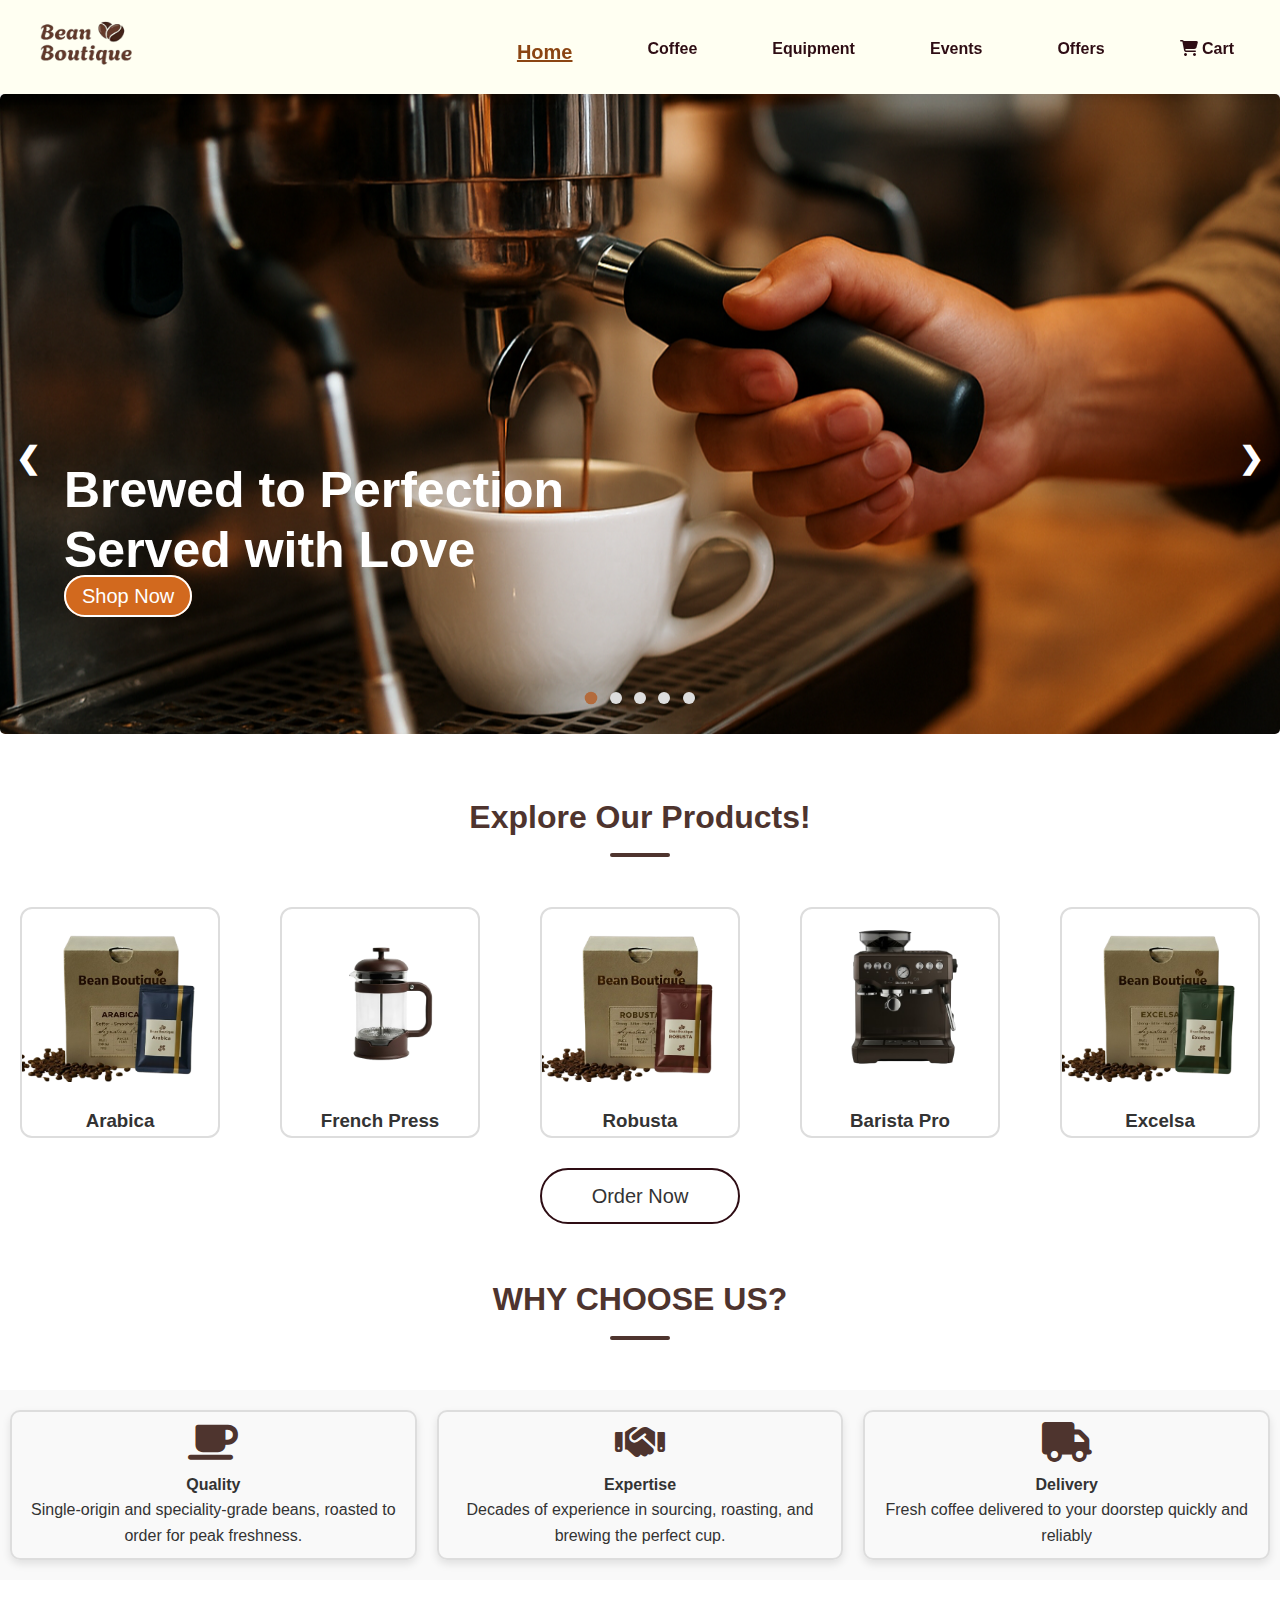
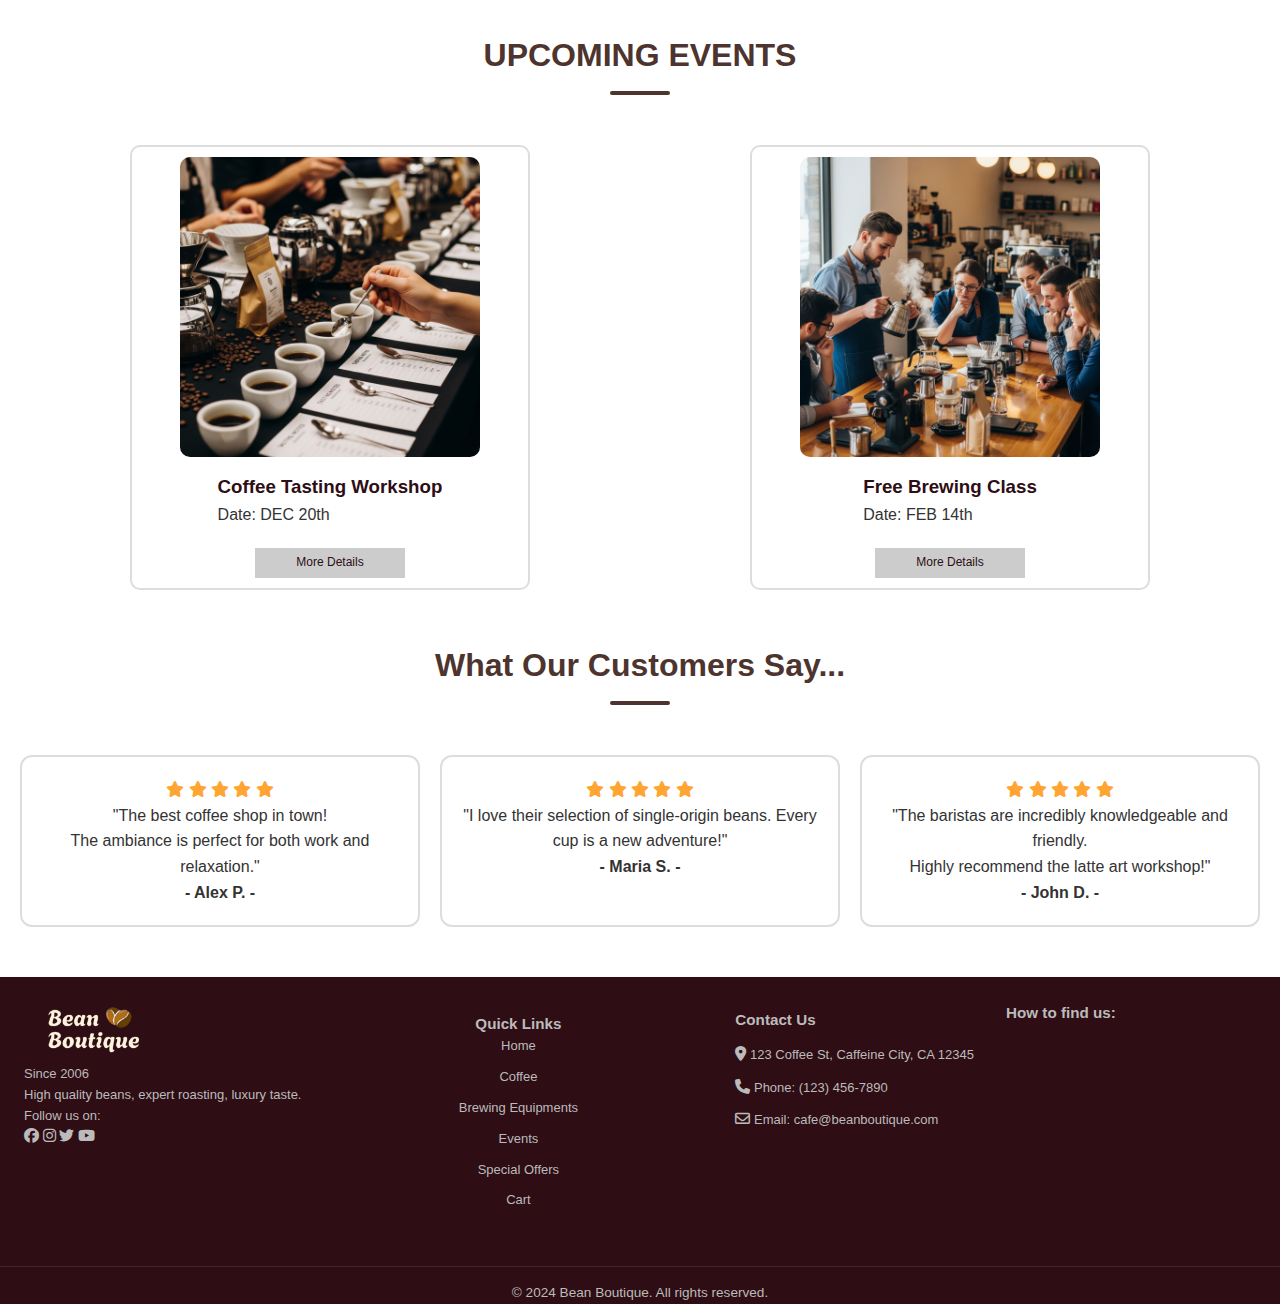
<file: index.html>
<!DOCTYPE html>
<html lang="en">
<head>
  <meta charset="UTF-8">
  <meta name="viewport" content="width=device-width, initial-scale=1.0">
  <title>Bean Boutique</title>
  <link rel="shortcut icon" href="/Assignment/Images/coffee_bean.png" type="image/x-icon">
  <link rel="stylesheet" href="/beanboutique/css/home.css">
  <link rel="stylesheet" href="/beanboutique/css/style.css">
  <script src="https://www.google.com/recaptcha/api.js" async defer></script>
  <link rel="stylesheet" href="https://cdnjs.cloudflare.com/ajax/libs/font-awesome/6.4.0/css/all.min.css">
</head>
<body>
  
  <!-- Header + Navigation -->
  <header class="navbar">
        
    <!-- Logo with link to Home -->
    <a href="/beanboutique/html/home.html">
      <img src="/beanboutique/image/logo.png" alt="Bean Boutique Logo" class="logo">
    </a>

    <!-- HAMBURGER BUTTON (paste inside .navbar, after the logo) -->
    <button class="hamburger" aria-label="Toggle menu" aria-expanded="false" aria-controls="main-nav">
      <span class="bar"></span>
      <span class="bar"></span>
      <span class="bar"></span>
    </button>

    <!-- Navigation Menu -->
    <nav id="main-nav">
      <ul>
        <li><a href="#" class="active">Home</a></li>
        <li><a href="/beanboutique/html/coffeeselection.html">Coffee</a></li>
        <li><a href="/beanboutique/html/equipment.html">Equipment</a></li>
        <li><a href="/beanboutique/html/events.html" >Events</a></li>
        <li><a href="/beanboutique/html/offers.html">Offers</a></li>
        <li><a href="/beanboutique/html/cart.html"><i class="fa fa-shopping-cart"></i> Cart </a></li>
      </ul>
    </nav>
  </header>

  <main>
    <!-- Pop Up Box-->
    <div id="pop" class="pop">
      <div class="pop_content" id="popContent" >

        <span class="close_button">&times;</span>

        <img src="/beanboutique/image/logo.png" alt="website logo" class="logo"/>

        <h3>Welcome to Bean Boutique!</h3>
        <p>Sign up now and get 10% off your first purchase!</p>
        <input type="email" id="signupEmail" placeholder="Enter your email">

        <!-- reCAPTCHA box -->
        <div>
          <div class="recaptcha-box" id="recaptcha-box">
            <div class="recaptcha-checkbox" id="recaptcha-checkbox">
              <div class="spinner"></div>
              <svg class="checkmark" viewBox="0 0 20 20">
                <polyline points="4,10 8,14 16,6" stroke="currentColor" stroke-width="2" fill="none" />
              </svg>
            </div>
            <span class="recaptcha-label">I'm not a robot</span>
            <div class="recaptcha-logo"></div>
          </div>
          <div class="recaptcha-brand">reCAPTCHA &nbsp; Privacy - Terms</div>
        </div>

        <button type="submit">Sign Up</button>
        <!-- <p>By signing up, you agree to our <a href="#">Privacy Policy</a>.</p> -->

        <!-- Inline message area (for success/error). aria-live so screen readers announce changes -->
        <p id="signupMessage" role="status" aria-live="polite" style="margin-top:8px"></p>
      </div>
    </div>

    <section>
      <!-- Slideshow -->
      <div class="slideshow-container">

        <div class="slide fade">
          <img src="/beanboutique/image/slideshow_photo3.png" alt="Making Coffee">
          <div class="caption">
            <h3>Brewed to Perfection</h3>
            <h3>Served with Love</h3>
            <a href="/beanboutique/html/coffeeselection.html">Shop Now</a>
          </div>
        </div>

        <div class="slide fade">
          <img src="/beanboutique/image/slideshow_photo1.png" alt="Coffee Beans">
        </div>

        <div class="slide fade">
          <img src="/beanboutique/image/slideshow_photo2.png" alt="People Enjoying Coffee">
        </div>

        <div class="slide fade">
          <img src="/beanboutique/image/slideshow_photo4.png" alt="Barista Making Coffee">
        </div>

        <div class="slide fade">
          <img src="/beanboutique/image/slideshow_photo5.png" alt="Brewing Equipment">
          <div class="caption">
            <h3>Make Your Own Coffee</h3>
            <a href="/beanboutique/html/brewing.html">Shop Now</a>
          </div>
        </div>

        <!-- Next and previous buttons -->
        <a class="prev" onclick="plusSlides(-1)">&#10094;</a>
        <a class="next" onclick="plusSlides(1)">&#10095;</a>

        <!-- The dots/circles -->
        <div class="dots_container">
          <span class="dot" onclick="currentSlide(1)"></span>
          <span class="dot" onclick="currentSlide(2)"></span>
          <span class="dot" onclick="currentSlide(3)"></span>
          <span class="dot" onclick="currentSlide(4)"></span>
          <span class="dot" onclick="currentSlide(5)"></span>
        </div>
      </div>
    </section>

    <div id="intro">
      <h2>Explore Our Products!</h2>
    </div>

    <!-- Product Preview -->
    <section class="products_container">
      <div class="item_container">
        <img src="/beanboutique/image/Arabica.png" alt="Arabica coffee bean">
        <h3>Arabica</h3>
      </div>

      <div class="item_container">
        <img src="/beanboutique/image/french_press.png" alt="French press">
        <h3>French Press</h3>
      </div>

      <div class="item_container">
        <img src="/beanboutique/image/Robusta.png" alt="Liberica coffee bean">
        <h3>Robusta</h3>
      </div>

      <div class="item_container">
        <img src="/beanboutique/image/barista_pro_rm_bg.png" alt="Liberica coffee bean">
        <h3>Barista Pro</h3>
      </div>

      <div class="item_container">
        <img src="/beanboutique/image/Excelsa.png" alt="Liberica coffee bean">
        <h3>Excelsa</h3>
      </div>
    </section>

    <!-- Order Now Button -->
    <div class="intro_link">
      <a href="/beanboutique/html/coffeeselection.html">Order Now</a>
    </div>

    <!-- Why choose us -->
    <h2>WHY CHOOSE US?</h2>
    <section class="about_us">
      <div class="service_card">
        <i class="fa-solid fa-mug-saucer"></i>
        <h4>Quality</h4>
        <p>Single-origin and speciality-grade beans, roasted to order for peak freshness.</p>
      </div>

      <div class="service_card">
        <i class="fa-solid fa-handshake"></i>
        <h4>Expertise</h4>
        <p>Decades of experience in sourcing, roasting, and brewing the perfect cup.</p>
      </div>

      <div class="service_card">
        <i class="fa-solid fa-truck"></i>
        <h4>Delivery</h4>
        <p>Fresh coffee delivered to your doorstep quickly and reliably</p>
      </div>

    </section>


    <!-- Events Preview -->
    <h2>UPCOMING EVENTS</h2>
    <section class="upcoming_events">

      <!-- Event Card 1 -->
      <div class="event_div">
        <img src="/beanboutique/image/coffee_tasting.png" alt="Coffee Tasting" />

        <div class="event_info">
          <h3>Coffee Tasting Workshop</h3>
          <p>Date: DEC 20th</p>

          <div class="more_details_div">
            <a href="/beanboutique/html/events.html">More Details</a>
          </div>
        </div>

      </div>

      <!-- Event Card 2 -->
      <div class="event_div">
        <img src="/beanboutique/image/brewing_class.png" alt="Free Brewing Class" />

        <div class="event_info">
          <h3>Free Brewing Class</h3>
          <p>Date: FEB 14th</p>

          <div class="more_details_div">
            <a href="/beanboutique/html/events.html">More Details</a>
          </div>
        </div>

      </div>
    </section>

    <!-- Customer Reviews -->
    <h2>What Our Customers Say...</h2>

    <div class="customer_reviews">
      <!-- Review Cards -->
        <div class="review_card">
          <i class="fa-solid fa-star"></i>
          <i class="fa-solid fa-star"></i>
          <i class="fa-solid fa-star"></i>
          <i class="fa-solid fa-star"></i>
          <i class="fa-solid fa-star"></i>
          <p>"The best coffee shop in town!</p>
          <p>The ambiance is perfect for both work and relaxation."</p>
          <span><b>- Alex P. -</b></span><br>
        </div>

          <div class="review_card">
            <i class="fa-solid fa-star"></i>
            <i class="fa-solid fa-star"></i>
            <i class="fa-solid fa-star"></i>
            <i class="fa-solid fa-star"></i>
            <i class="fa-solid fa-star"></i>
            <p>"I love their selection of single-origin beans. Every cup is a new adventure!"</p>
            <span><b>- Maria S. -</b></span><br>

          </div>

          <div class="review_card">
            <i class="fa-solid fa-star"></i>
            <i class="fa-solid fa-star"></i>
            <i class="fa-solid fa-star"></i>
            <i class="fa-solid fa-star"></i>
            <i class="fa-solid fa-star"></i>
            <p>"The baristas are incredibly knowledgeable and friendly.</p>
            <p>Highly recommend the latte art workshop!"</p>
            <span><b>- John D. -</b></span><br>

          </div>
    </div>

    <!-- Success Popup after sign up-->
    <div id="successPop" class="pop">
      <div class="pop_content">
        <span class="close_button">&times;</span>
        <img src="/beanboutique/image/logo.png" alt="Bean Boutique Logo" class="logo">
        <h3>🎉 Thank You for Signing Up!</h3>
        <p>You’ve successfully subscribed and earned a <strong>10% discount</strong> on your first purchase.</p>
        <button id="closeSuccessBtn">Close</button>
      </div>
    </div>

  </main>
  
  <!-- Footer -->
  <footer>
    <div class="footer_container">
      <div>
        <a href="/beanboutique/html/home.html">
          <img src="/beanboutique/image/logo1.png" alt="Bean Boutique Logo" class="logo">
        </a>
        
        <!-- About Bean Boutique -->
        <p>Since 2006</p>
        <p>High quality beans, expert roasting, luxury taste.</p>
        <p>Follow us on:</p>
        <i class="fa-brands fa-facebook"></i>
        <i class="fa-brands fa-instagram"></i>
        <i class="fa-brands fa-twitter"></i>
        <i class="fa-brands fa-youtube"></i>
      </div>

      <!-- Quick Links -->
      <div class="footer_links">
        <h3>Quick Links</h3>
        <ul>
          <li><a href="/beanboutique/html/home.html">Home</a></li>
          <li><a href="/beanboutique/html/coffeeselection.html">Coffee</a></li>
          <li><a href="/beanboutique/html/equipment.html">Brewing Equipments</a></li>
          <li><a href="/beanboutique/html/events.html">Events</a></li>
          <li><a href="/beanboutique/html/offers.html">Special Offers</a></li>
          <li><a href="/beanboutique/html/cart.html">Cart</a></li>
        </ul>
      </div>

      <div class="icon">
        <h3>Contact Us</h3>
        <p><i class="fa-solid fa-location-dot"></i> 123 Coffee St, Caffeine City, CA 12345<br></p>
        <p><i class="fa-solid fa-phone"></i> Phone: (123) 456-7890</p>
        <p><i class="fa-regular fa-envelope"></i> Email: cafe@beanboutique.com</p>
      </div>

      <div>
        <!-- Google Map -->
        <h3>How to find us:</h3>
        <p>
          <iframe src="https://www.google.com/maps/embed?pb=!1m18!1m12!1m3!1d3714.388989242893!2d77.21894832088265!3d28.633699314132947!2m3!1f0!2f0!3f0!3m2!1i1024!2i768!4f13.1!3m3!1m2!1s0x390cfdf5978f867d%3A0x33516f1667b6c62e!2sBean%20Boutique!5e0!3m2!1sen!2smm!4v1759051146571!5m2!1sen!2smm"
          allowfullscreen="" loading="lazy" referrerpolicy="no-referrer-when-downgrade"></iframe>
        </p>
      </div>
    </div>

    <div class="copyright">
      <p>&copy; 2024 Bean Boutique. All rights reserved.</p>
    </div>
  </footer>

  <!-- Load JavaScript -->
  <script src="/beanboutique/js/home.js"></script>
  <script src="/beanboutique/js/script.js"></script>

</body>
</html>
</file>
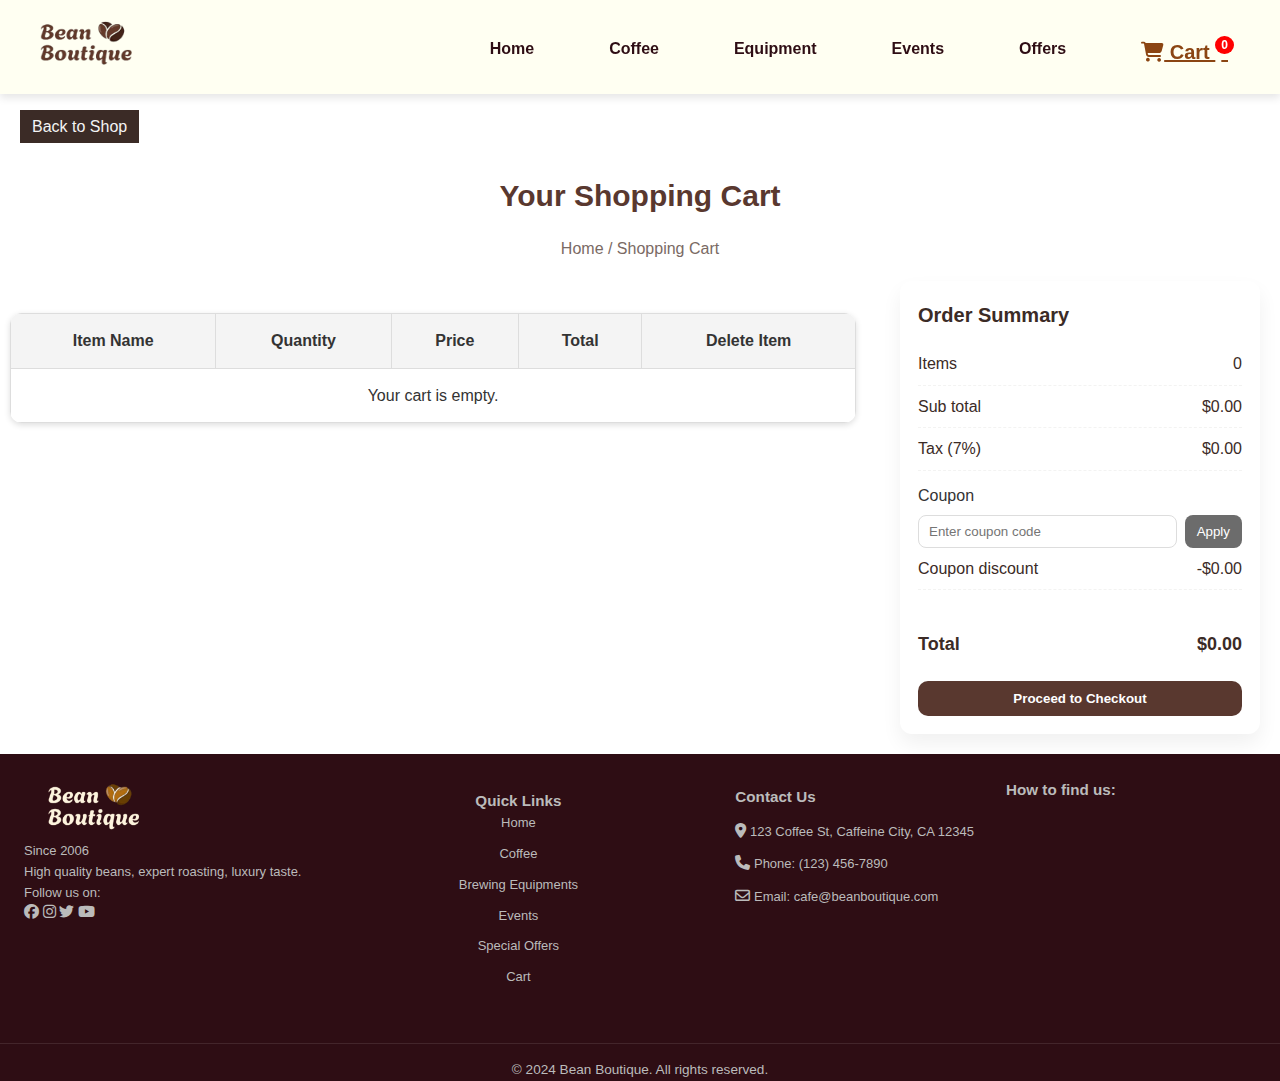
<file: beanboutique/html/cart.html>
<!DOCTYPE html>
<html lang="en">
<head>
  <meta charset="UTF-8">
  <meta name="viewport" content="width=device-width, initial-scale=1.0">
  <title>Bean Boutique</title>
  <link rel="shortcut icon" href="/Assignment/Images/coffee_bean.png" type="image/x-icon">
  <link rel="stylesheet" href="/beanboutique/css/cart.css">
  <link rel="stylesheet" href="/beanboutique/css/style.css">
  <link rel="stylesheet" href="https://cdnjs.cloudflare.com/ajax/libs/font-awesome/6.4.0/css/all.min.css">
</head>
<body>

  <!-- Header + Navigation -->
  <header class="navbar">

    <!-- Logo with link to Home -->
    <a href="/beanboutique/html/home.html">
      <img src="/beanboutique/image/logo.png" alt="Bean Boutique Logo" class="logo">
    </a>

    <!-- HAMBURGER BUTTON (paste inside .navbar, after the logo) -->
    <button class="hamburger" aria-label="Toggle menu" aria-expanded="false" aria-controls="main-nav">
      <span class="bar"></span>
      <span class="bar"></span>
      <span class="bar"></span>
    </button>
    
    <nav id="main-nav">
      <ul>
        <li><a href="/beanboutique/html/home.html">Home</a></li>
        <li><a href="/beanboutique/html/coffeeselection.html">Coffee</a></li>
        <li><a href="/beanboutique/html/equipment.html">Equipment</a></li>
        <li><a href="/beanboutique/html/events.html">Events</a></li>
        <li><a href="/beanboutique/html/offers.html">Offers</a></li>
        <li><a href="/beanboutique/html/cart.html" class="active"><i class="fa fa-shopping-cart"></i> Cart <span id="cart-count">0</span></a></li>
      </ul>
    </nav>

  </header>

  <main>
    <div class="back_to_shop">
      <a href="/beanboutique/html/coffeeselection.html">Back to Shop</a>
    </div>

    <!-- Shopping Cart -->
    <h2 class="main_title">Your Shopping Cart</h2>
    <p class="main_p">Home / Shopping Cart</p>

    <section>
      <table id="cart_table">
        <thead>
          <tr>
            <th>Item Name</th>
            <th>Quantity</th>
            <th>Price</th>
            <th>Total</th>
            <th>Delete Item</th>
          </tr>
        </thead>

        <tbody id="cart_body">
          <!-- Cart items will be dynamically inserted here -->
        </tbody>
    </table>

    <!-- Order Summary Card (put inside the existing #cart_summary div) -->
    <div class="order-summary-card">
      <h3>Order Summary</h3>

      <div class="summary-row items-row">
        <span>Items</span>
        <span id="summary_items">0</span>
      </div>

      <div class="summary-row">
        <span>Sub total</span>
        <span id="summary_subtotal">$0.00</span>
      </div>

      <div class="summary-row">
        <span>Tax (<span id="tax_rate_display">7%</span>)</span>
        <span id="summary_tax">$0.00</span>
      </div>

      <div class="coupon-area">
        <label for="coupon_input">Coupon</label>
        <div class="coupon-row">
            
          <input type="text" id="coupon_input" placeholder="Enter coupon code" />
          <button type="button" id="apply_coupon_btn">Apply</button>
        </div>

        <div class="summary-row">
          <span>Coupon discount</span>
          <span id="summary_coupon">-$0.00</span>
        </div>

          <div class="coupon-note" id="coupon_message" aria-live="polite"></div>
      </div>

      <div class="summary-row total-row">
        <strong>Total</strong>
        <strong id="summary_total">$0.00</strong>
      </div>

      <button id="checkout_btn" class="checkout-btn">Proceed to Checkout</button>
    </div>
    </section>
  </main>

  <!-- Order Success Popup -->
  <div id="orderSuccessPopup" class="popup-overlay">
    <div class="popup-box">
      <i class="fa-solid fa-circle-check"></i>
      <h3>Your Order is Successfully Placed!</h3>

      <h3>Please, rate your shopping experience.</h3>

      <!-- Emoji Rating -->
      <div class="feedback-container">
        <div class="emoji-container">
          <i class="far fa-angry fa-3x"></i>
          <i class="far fa-frown fa-3x"></i>
          <i class="far fa-meh fa-3x"></i>
          <i class="far fa-smile fa-3x"></i>
          <i class="far fa-laugh fa-3x"></i>
        </div>
        <div class="rating-container">
          <i class="fas fa-star fa-2x active"></i>
          <i class="fas fa-star fa-2x"></i>
          <i class="fas fa-star fa-2x"></i>
          <i class="fas fa-star fa-2x"></i>
          <i class="fas fa-star fa-2x"></i>
        </div>
      </div>

      <button id="closePopupBtn">Submit</button>
    </div>
  </div>

  <!-- Footer -->
  <footer>
    <div class="footer_container">
      <div>
        <a href="/beanboutique/html/home.html">
          <img src="/beanboutique/image/logo1.png" alt="Bean Boutique Logo" class="logo">
        </a>
        <p>Since 2006</p>
        <p>High quality beans, expert roasting, luxury taste.</p>
        <p>Follow us on:</p>
        <i class="fa-brands fa-facebook"></i>
        <i class="fa-brands fa-instagram"></i>
        <i class="fa-brands fa-twitter"></i>
        <i class="fa-brands fa-youtube"></i>
      </div>

      <!-- Quick Links -->
      <div class="footer_links">
        <h3>Quick Links</h3>
        <ul>
          <li><a href="/beanboutique/html/home.html">Home</a></li>
          <li><a href="/beanboutique/html/coffeeselection.html">Coffee</a></li>
          <li><a href="/beanboutique/html/equipment.html">Brewing Equipments</a></li>
          <li><a href="/beanboutique/html/events.html">Events</a></li>
          <li><a href="/beanboutique/html/offers.html">Special Offers</a></li>
          <li><a href="/beanboutique/html/cart.html">Cart</a></li>
        </ul>
      </div>

      <div class="icon">
        <h3>Contact Us</h3>
        <p><i class="fa-solid fa-location-dot"></i> 123 Coffee St, Caffeine City, CA 12345<br></p>
        <p><i class="fa-solid fa-phone"></i> Phone: (123) 456-7890</p>
        <p><i class="fa-regular fa-envelope"></i> Email: cafe@beanboutique.com</p>
      </div>

      <div>
        <h3>How to find us:</h3>
        <p>
          <iframe src="https://www.google.com/maps/embed?pb=!1m18!1m12!1m3!1d3714.388989242893!2d77.21894832088265!3d28.633699314132947!2m3!1f0!2f0!3f0!3m2!1i1024!2i768!4f13.1!3m3!1m2!1s0x390cfdf5978f867d%3A0x33516f1667b6c62e!2sBean%20Boutique!5e0!3m2!1sen!2smm!4v1759051146571!5m2!1sen!2smm"
          allowfullscreen="" loading="lazy" referrerpolicy="no-referrer-when-downgrade"></iframe>
        </p>
      </div>
    </div>

    <div class="copyright">
      <p>&copy; 2024 Bean Boutique. All rights reserved.</p>
    </div>
  </footer>

  <!-- Toast Notification -->
  <div id="toast" class="toast"></div>

  <script src="/beanboutique/js/cart.js"></script>
  <script src="/beanboutique/js/script.js"></script>
</body>
</html>
</file>
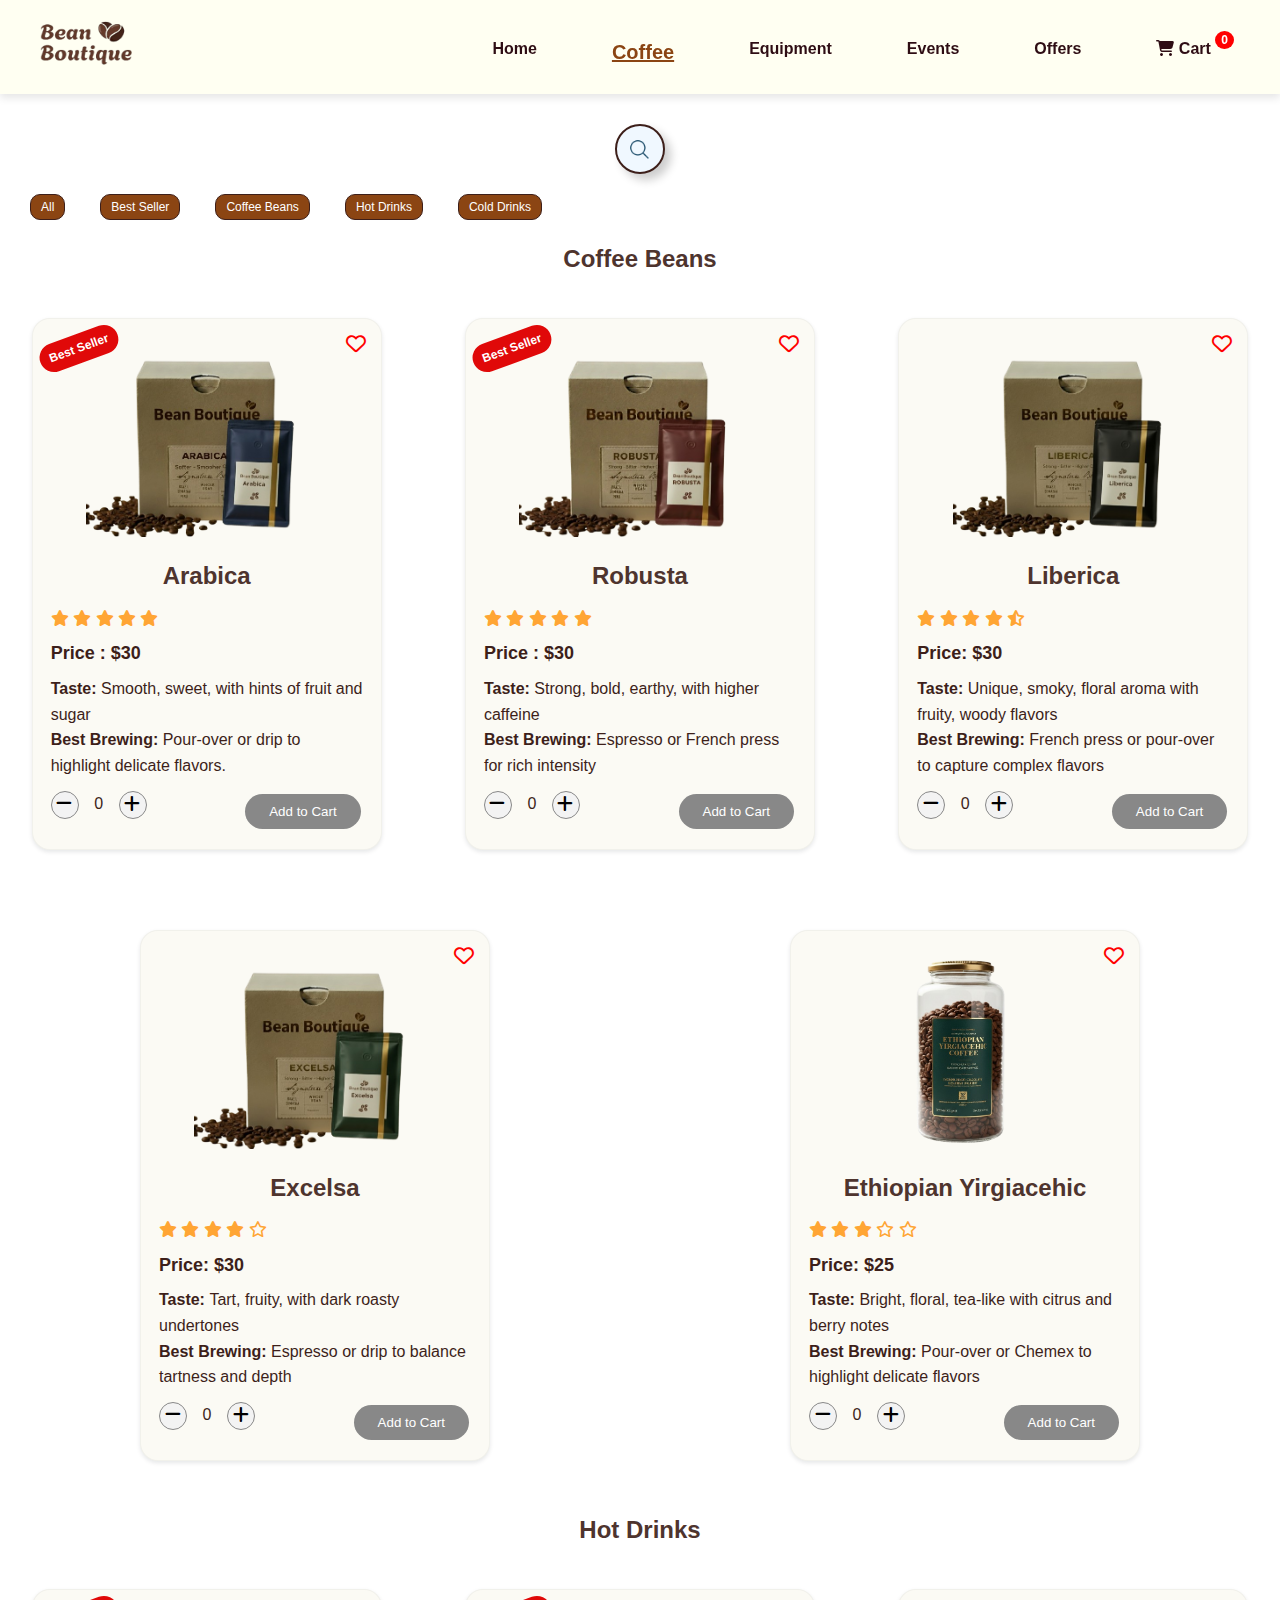
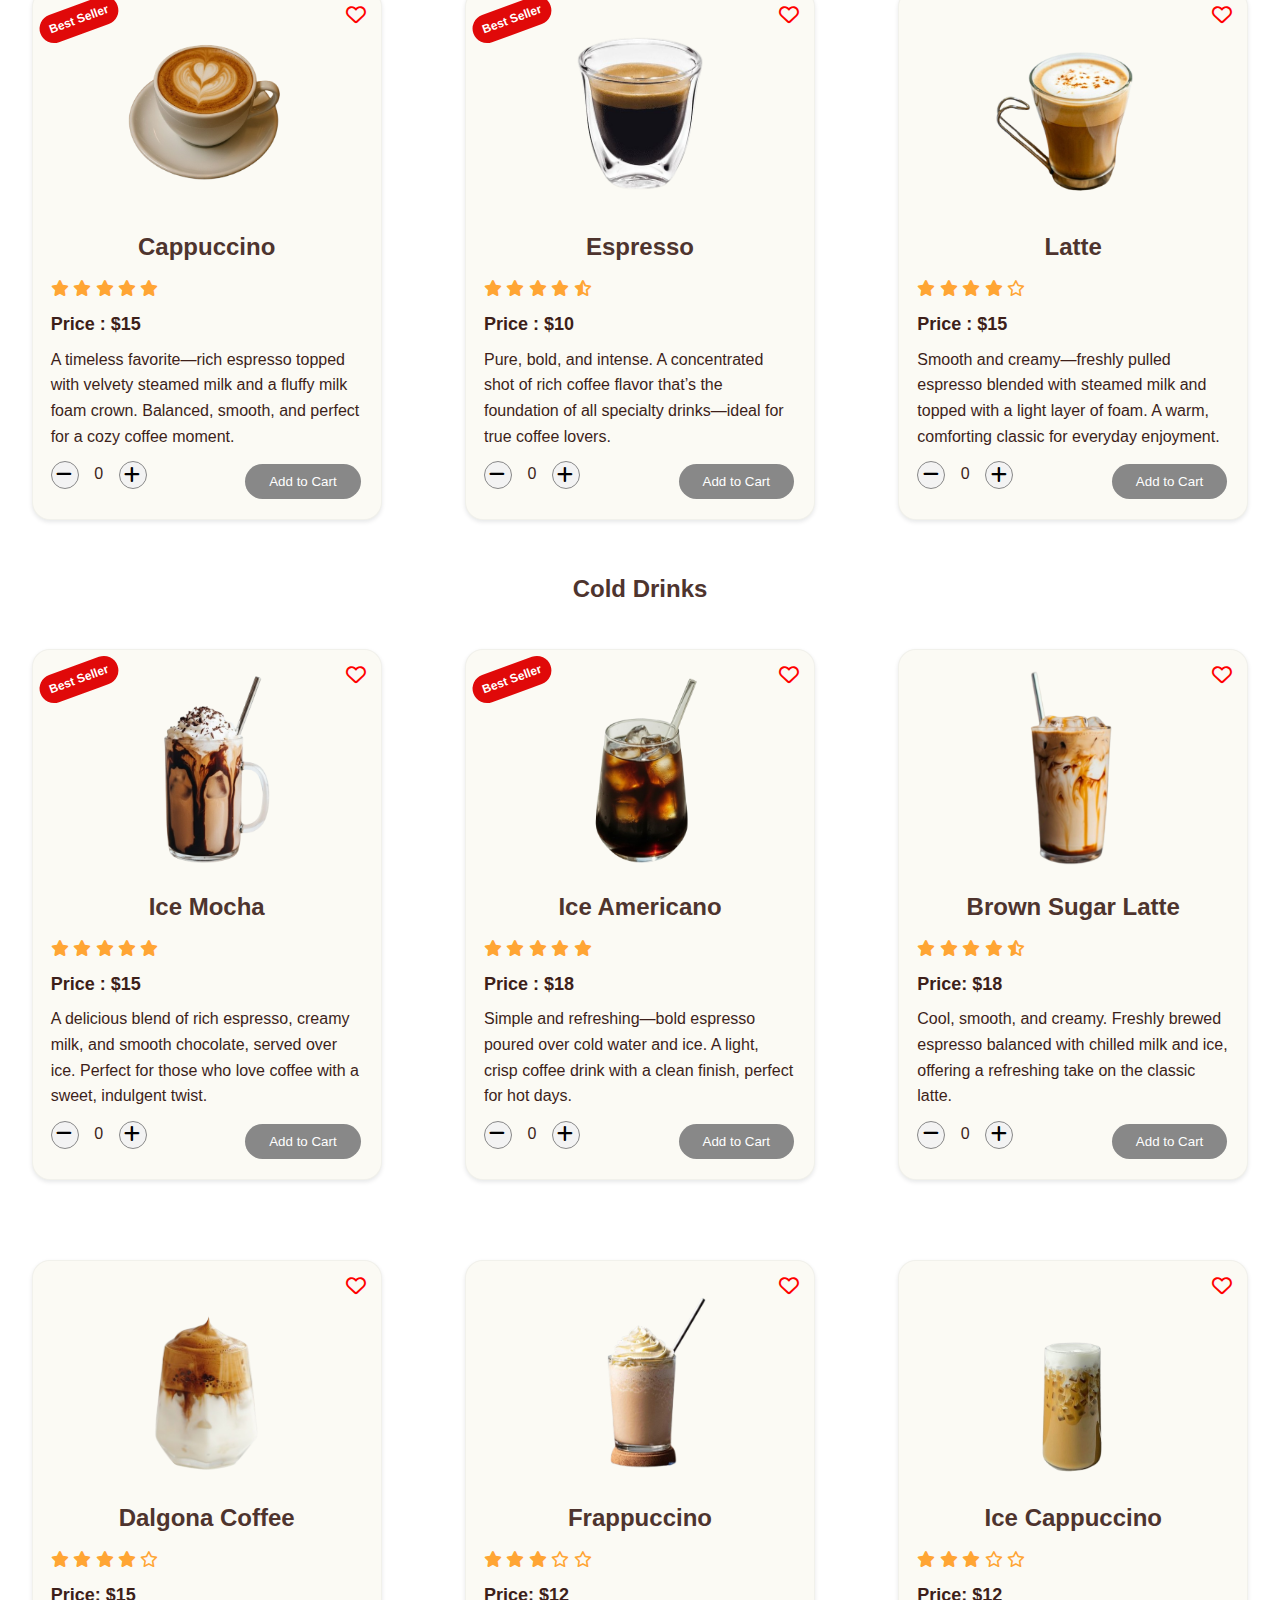
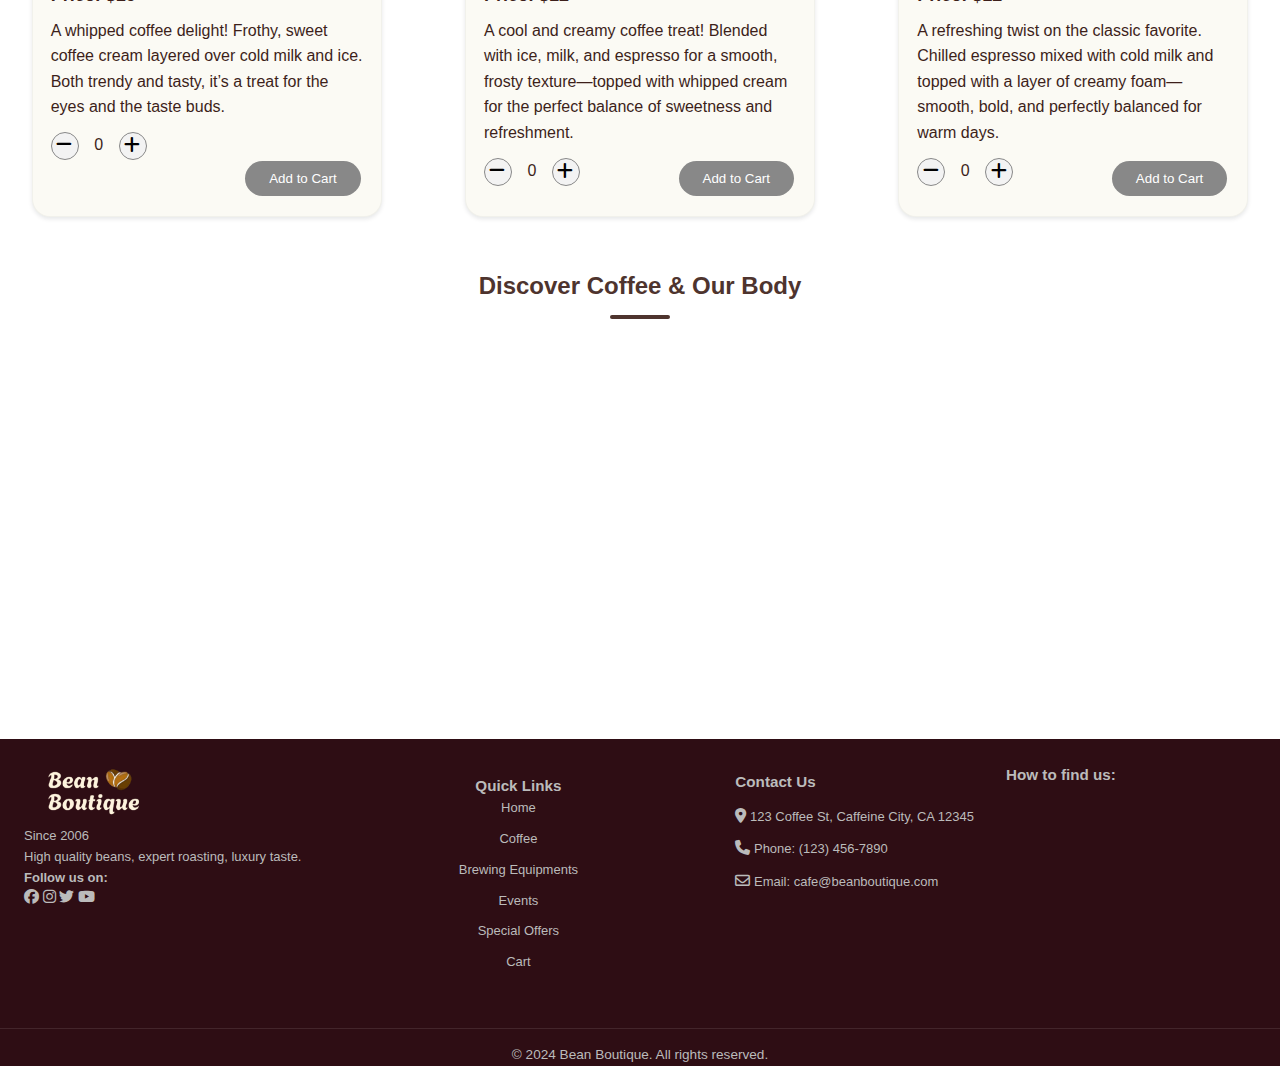
<file: beanboutique/html/coffeeselection.html>
<!DOCTYPE html>
<html lang="en">
<head>
    <meta charset="UTF-8">
    <meta name="viewport" content="width=device-width, initial-scale=1.0">
    <title>Bean Boutique</title>
    <link rel="shortcut icon" href="/Assignment/Images/coffee_bean.png" type="image/x-icon">
    <link rel="stylesheet" href="/beanboutique/css/coffeeselection.css">
    <link rel="stylesheet" href="/beanboutique/css/style.css">
    <link rel="stylesheet" href="https://cdnjs.cloudflare.com/ajax/libs/font-awesome/6.4.0/css/all.min.css">
    <script src="/beanboutique/js/home.js"></script>
    <script src="/beanboutique/js/script.js"></script>
</head>

<body>
  <!-- Header + Navigation -->
  <header class="navbar">
      
      <!-- Logo with link to Home -->
      <a href="/beanboutique/html/home.html" >
        <img src="/beanboutique/image/logo.png" alt="Bean Boutique Logo" class="logo">
      </a>

      <!-- HAMBURGER BUTTON (paste inside .navbar, after the logo) -->
      <button class="hamburger" aria-label="Toggle menu" aria-expanded="false" aria-controls="main-nav">
        <span class="bar"></span>
        <span class="bar"></span>
        <span class="bar"></span>
      </button>

      <!-- Navigation Menu -->
      <nav id="main-nav">
        <ul>
          <li class="home"><a href="/beanboutique/html/home.html">Home</a></li>
          <li><a href="#" class="active">Coffee</a></li>
          <li><a href="/beanboutique/html/equipment.html">Equipment</a></li>
          <li><a href="/beanboutique/html/events.html">Events</a></li>
          <li><a href="/beanboutique/html/offers.html">Offers</a></li>
          <li><a href="/beanboutique/html/cart.html"><i class="fa fa-shopping-cart"></i> Cart <span id="cart-count">0</span></a></li>
        </ul>
      </nav>
  </header>

  <!-- Animated Search Bar -->
  <div class="search_bar_container active">
      <img
        src="/beanboutique/image/search.png"
        alt="magnifier"
        class="magnifier"
      />
      <input type="text" class="input" placeholder="Search ..." />
      <img
        src="/beanboutique/image/mic.png"
        alt="mic_icon"
        class="mic_icon"
      />
  </div>

  <!-- Category filter buttons -->
  <div class="category" role="toolbar" aria-label="Filter coffees">
    <button class="filter_btn active1" data-filter="all">All</button>
    <button class="filter_btn active1" data-filter="best-seller">Best Seller</button>
    <button class="filter_btn active1" data-filter="beans">Coffee Beans</button>
    <button class="filter_btn active1" data-filter="hot">Hot Drinks</button>
    <button class="filter_btn active1" data-filter="ice">Cold Drinks</button>
  </div>


  <!-- Coffee Menu -->
  <h2>Coffee Beans</h2>
  <section class="menu_container">

    <!-- Card 1 -->
    <div class="coffee_card" data-category="best-seller beans">
      <img src="/beanboutique/image/Arabica.png" class="card_img" alt="Arabica Coffee Bean">
            
      <span class="badge">Best Seller</span>

      <button class="fav"><i class="fa-regular fa-heart"></i></button>

      <div>
        <h2>Arabica</h2>
        <i class="fa-solid fa-star"></i>
        <i class="fa-solid fa-star"></i>
        <i class="fa-solid fa-star"></i>
        <i class="fa-solid fa-star"></i>
        <i class="fa-solid fa-star"></i>
        <p class="price"><b>Price : $30</b></p>
        <p><b>Taste:</b> Smooth, sweet, with hints of fruit and sugar</p>
        <p><b>Best Brewing: </b>Pour-over or drip to highlight delicate flavors.</p>

          <!-- Increase & Decrease product quantity -->
            <div class="quantity_controls">
              <button class="minus"><i class="fa fa-minus" aria-hidden="true"></i></button>
              <span class="count">0</span>
              <button class="plus"><i class="fa fa-plus" aria-hidden="true"></i></button>
            </div>
          <button class="add_to_cart">Add to Cart</button>
      </div>
    </div>

    <!-- Card 2 -->
    <div class="coffee_card" data-category="best-seller beans">
      <img src="/beanboutique/image/Robusta.png" class="card_img" alt="Robusta Coffee Bean">
            
      <span class="badge">Best Seller</span>

      <button class="fav"><i class="fa-regular fa-heart"></i></button>

      <div>
        <h2>Robusta</h2>
        <i class="fa-solid fa-star"></i>
        <i class="fa-solid fa-star"></i>
        <i class="fa-solid fa-star"></i>
        <i class="fa-solid fa-star"></i>
        <i class="fa-solid fa-star"></i>
        <p class="price"><b>Price : $30</b></p>
        <p><b>Taste: </b>Strong, bold, earthy, with higher caffeine</p>
        <p><b>Best Brewing: </b>Espresso or French press for rich intensity</p>

          <!-- Increase & Decrease product quantity -->
            <div class="quantity_controls">
              <button class="minus"><i class="fa fa-minus" aria-hidden="true"></i></button>
              <span class="count">0</span>
              <button class="plus"><i class="fa fa-plus" aria-hidden="true"></i></button>
            </div>
          <button class="add_to_cart">Add to Cart</button>
      </div>
    </div>

    <!-- Card 3 -->
    <div class="coffee_card" data-category="beans">
      <img src="/beanboutique/image/Liberica.png" class="card_img" alt="Liberica Coffee Bean">

      <button class="fav"><i class="fa-regular fa-heart"></i></button>

      <div>
        <h2>Liberica</h2>
        <i class="fa-solid fa-star"></i>
        <i class="fa-solid fa-star"></i>
        <i class="fa-solid fa-star"></i>
        <i class="fa-solid fa-star"></i>
        <i class="fa-solid fa-star-half-stroke"></i>
        <p class="price"><b>Price: $30</b></p>
        <p><b>Taste: </b>Unique, smoky, floral aroma with fruity, woody flavors</p>
        <p><b>Best Brewing: </b>French press or pour-over to capture complex flavors</p>

          <!-- Increase & Decrease product quantity -->
            <div class="quantity_controls">
              <button class="minus"><i class="fa fa-minus" aria-hidden="true"></i></button>
              <span class="count">0</span>
              <button class="plus"><i class="fa fa-plus" aria-hidden="true"></i></button>
            </div>
          <button class="add_to_cart">Add to Cart</button>
      </div>
    </div>

    <!-- Card 4 -->
    <div class="coffee_card" data-category="beans">
      <img src="/beanboutique/image/Excelsa.png" class="card_img" alt="Excelsa Coffee Bean">

      <button class="fav"><i class="fa-regular fa-heart"></i></button>

      <div>
        <h2>Excelsa</h2>
        <i class="fa-solid fa-star"></i>
        <i class="fa-solid fa-star"></i>
        <i class="fa-solid fa-star"></i>
        <i class="fa-solid fa-star"></i>
        <i class="fa-regular fa-star"></i>
        <p class="price"><b>Price: $30</b></p>
        <p><b>Taste: </b>Tart, fruity, with dark roasty undertones</p>
        <p><b>Best Brewing: </b>Espresso or drip to balance tartness and depth</p>

          <!-- Increase & Decrease product quantity -->
            <div class="quantity_controls">
              <button class="minus"><i class="fa fa-minus" aria-hidden="true"></i></button>
              <span class="count">0</span>
              <button class="plus"><i class="fa fa-plus" aria-hidden="true"></i></button>
            </div>
          <button class="add_to_cart">Add to Cart</button>
      </div>
    </div>

    <!-- Card 5 -->
    <div class="coffee_card" data-category=" beans">
      <img src="/beanboutique/image/ethiopian.png" class="card_img" alt="Ethiopian Yirgiacehic Coffee Bean">

      <button class="fav"><i class="fa-regular fa-heart"></i></button>

      <div>
        <h2>Ethiopian Yirgiacehic</h2>
        <i class="fa-solid fa-star"></i>
        <i class="fa-solid fa-star"></i>
        <i class="fa-solid fa-star"></i>
        <i class="fa-regular fa-star"></i>
        <i class="fa-regular fa-star"></i>
        <p class="price"><b>Price: $25</b></p>
        <p><b>Taste: </b>Bright, floral, tea-like with citrus and berry notes</p>
        <p><b>Best Brewing: </b>Pour-over or Chemex to highlight delicate flavors</p>

          <!-- Increase & Decrease product quantity -->
            <div class="quantity_controls">
              <button class="minus"><i class="fa fa-minus" aria-hidden="true"></i></button>
              <span class="count">0</span>
              <button class="plus"><i class="fa fa-plus" aria-hidden="true"></i></button>
            </div>
          <button class="add_to_cart">Add to Cart</button>
      </div>
    </div>
  </section>

  <h2>Hot Drinks</h2>
  <section class="menu_container">

    <!-- Hot Coffee Card 1 -->
    <div class="coffee_card" data-category="hot best-seller">
      <img src="/beanboutique/image/cappuccino.png" class="card_img" alt="Cappuccino">

      <span class="badge">Best Seller</span>

      <button class="fav"><i class="fa-regular fa-heart"></i></button>

      <div>
          <h2>Cappuccino</h2>
          <i class="fa-solid fa-star"></i>
          <i class="fa-solid fa-star"></i>
          <i class="fa-solid fa-star"></i>
          <i class="fa-solid fa-star"></i>
          <i class="fa-solid fa-star"></i>
          <p class="price"><b>Price : $15</b></p>
          <p>
            A timeless favorite—rich espresso topped with velvety steamed milk and a fluffy milk foam crown. 
            Balanced, smooth, and perfect for a cozy coffee moment.
          </p>

            <!-- Increase & Decrease product quantity -->
              <div class="quantity_controls">
                <button class="minus"><i class="fa fa-minus" aria-hidden="true"></i></button>
                <span class="count">0</span>
                <button class="plus"><i class="fa fa-plus" aria-hidden="true"></i></button>
              </div>
            <button class="add_to_cart">Add to Cart</button>
      </div>
    </div>

    <!-- Hot Coffee Card 2 -->
    <div class="coffee_card" data-category="hot best-seller">
      <img src="/beanboutique/image/espresso.png" class="card_img" alt="Espresso">

      <span class="badge">Best Seller</span>

      <button class="fav"><i class="fa-regular fa-heart"></i></button>

      <div>
          <h2>Espresso</h2>
          <i class="fa-solid fa-star"></i>
          <i class="fa-solid fa-star"></i>
          <i class="fa-solid fa-star"></i>
          <i class="fa-solid fa-star"></i>
          <i class="fa-solid fa-star-half-stroke"></i>
          <p class="price"><b>Price : $10</b></p>
          <p>
            Pure, bold, and intense. 
            A concentrated shot of rich coffee flavor that’s the foundation of 
            all specialty drinks—ideal for true coffee lovers.
          </p>

            <!-- Increase & Decrease product quantity -->
              <div class="quantity_controls">
                <button class="minus"><i class="fa fa-minus" aria-hidden="true"></i></button>
                <span class="count">0</span>
                <button class="plus"><i class="fa fa-plus" aria-hidden="true"></i></button>
              </div>
            <button class="add_to_cart">Add to Cart</button>
      </div>
    </div>

    <!-- Hot Coffee Card 3 -->
    <div class="coffee_card" data-category="hot">
      <img src="/beanboutique/image/latte.png" class="card_img" alt="Latte">


      <button class="fav"><i class="fa-regular fa-heart"></i></button>

      <div>
          <h2>Latte</h2>
          <i class="fa-solid fa-star"></i>
          <i class="fa-solid fa-star"></i>
          <i class="fa-solid fa-star"></i>
          <i class="fa-solid fa-star"></i>
          <i class="fa-regular fa-star"></i>
          <p class="price"><b>Price : $15</b></p>
          <p>
            Smooth and creamy—freshly pulled espresso blended with steamed milk and topped 
            with a light layer of foam. A warm, 
            comforting classic for everyday enjoyment.
          </p>

            <!-- Increase & Decrease product quantity -->
              <div class="quantity_controls">
                <button class="minus"><i class="fa fa-minus" aria-hidden="true"></i></button>
                <span class="count">0</span>
                <button class="plus"><i class="fa fa-plus" aria-hidden="true"></i></button>
              </div>
            <button class="add_to_cart">Add to Cart</button>
      </div>
    </div>
  </section>

  <h2>Cold Drinks</h2>
  <section class="menu_container">

    <!-- Card 1 -->
    <div class="coffee_card" data-category="ice best-seller">
      <img src="/beanboutique/image/mocha.png" class="card_img" alt="Ice Mocha">
            
      <span class="badge">Best Seller</span>

      <button class="fav"><i class="fa-regular fa-heart"></i></button>

      <div>
        <h2>Ice Mocha</h2>
        <i class="fa-solid fa-star"></i>
        <i class="fa-solid fa-star"></i>
        <i class="fa-solid fa-star"></i>
        <i class="fa-solid fa-star"></i>
        <i class="fa-solid fa-star"></i>
        <p class="price"><b>Price : $15</b></p>
        <p>
          A delicious blend of rich espresso, creamy milk, and smooth chocolate, served over ice. 
          Perfect for those who love coffee with a sweet, indulgent twist.
        </p>

          <!-- Increase & Decrease product quantity -->
            <div class="quantity_controls">
              <button class="minus"><i class="fa fa-minus" aria-hidden="true"></i></button>
              <span class="count">0</span>
              <button class="plus"><i class="fa fa-plus" aria-hidden="true"></i></button>
            </div>
          <button class="add_to_cart">Add to Cart</button>
      </div>
    </div>

    <!-- Card 2 -->
    <div class="coffee_card" data-category="ice best-seller">
      <img src="/beanboutique/image/ice_americano.png" class="card_img" alt="Ice Americano">
            
      <span class="badge">Best Seller</span>

      <button class="fav"><i class="fa-regular fa-heart"></i></button>

      <div>
        <h2>Ice Americano</h2>
        <i class="fa-solid fa-star"></i>
        <i class="fa-solid fa-star"></i>
        <i class="fa-solid fa-star"></i>
        <i class="fa-solid fa-star"></i>
        <i class="fa-solid fa-star"></i>
        <p class="price"><b>Price : $18</b></p>
        <p>
          Simple and refreshing—bold espresso poured over cold water and ice. 
          A light, crisp coffee drink with a clean finish, perfect for hot days.
        </p>

          <!-- Increase & Decrease product quantity -->
            <div class="quantity_controls">
              <button class="minus"><i class="fa fa-minus" aria-hidden="true"></i></button>
              <span class="count">0</span>
              <button class="plus"><i class="fa fa-plus" aria-hidden="true"></i></button>
            </div>
          <button class="add_to_cart">Add to Cart</button>
      </div>
    </div>

    <!-- Card 3 -->
    <div class="coffee_card" data-category="ice">
      <img src="/beanboutique/image/ice_latte.png" class="card_img" alt="Ice Latte">

      <button class="fav"><i class="fa-regular fa-heart"></i></button>

      <div>
        <h2>Brown Sugar Latte</h2>
        <i class="fa-solid fa-star"></i>
        <i class="fa-solid fa-star"></i>
        <i class="fa-solid fa-star"></i>
        <i class="fa-solid fa-star"></i>
        <i class="fa-solid fa-star-half-stroke"></i>
        <p class="price"><b>Price: $18</b></p>
        <p>
          Cool, smooth, and creamy. 
          Freshly brewed espresso balanced with chilled milk and ice, 
          offering a refreshing take on the classic latte.
        </p>

          <!-- Increase & Decrease product quantity -->
            <div class="quantity_controls">
              <button class="minus"><i class="fa fa-minus" aria-hidden="true"></i></button>
              <span class="count">0</span>
              <button class="plus"><i class="fa fa-plus" aria-hidden="true"></i></button>
            </div>
          <button class="add_to_cart">Add to Cart</button>
      </div>
    </div>

    <!-- Card 4 -->
    <div class="coffee_card" data-category="ice">
      <img src="/beanboutique/image/dalgona_coffee.png" class="card_img" alt="Dalgona Coffee">

      <button class="fav"><i class="fa-regular fa-heart"></i></button>

      <div>
        <h2>Dalgona Coffee</h2>
        <i class="fa-solid fa-star"></i>
        <i class="fa-solid fa-star"></i>
        <i class="fa-solid fa-star"></i>
        <i class="fa-solid fa-star"></i>
        <i class="fa-regular fa-star"></i>
        <p class="price"><b>Price: $15</b></p>
        <p>
          A whipped coffee delight! Frothy, sweet coffee cream layered over cold milk and ice. 
          Both trendy and tasty, it’s a treat for the eyes and the taste buds.
        </p>

          <!-- Increase & Decrease product quantity -->
            <div class="quantity_controls">
              <button class="minus"><i class="fa fa-minus" aria-hidden="true"></i></button>
              <span class="count">0</span>
              <button class="plus"><i class="fa fa-plus" aria-hidden="true"></i></button>
            </div>
          <button class="add_to_cart">Add to Cart</button>
      </div>
    </div>

    <!-- Card 5 -->
    <div class="coffee_card" data-category="ice">
      <img src="/beanboutique/image/frappuccino.png" class="card_img" alt="Frappuccino">

      <button class="fav"><i class="fa-regular fa-heart"></i></button>

      <div>
        <h2>Frappuccino</h2>
        <i class="fa-solid fa-star"></i>
        <i class="fa-solid fa-star"></i>
        <i class="fa-solid fa-star"></i>
        <i class="fa-regular fa-star"></i>
        <i class="fa-regular fa-star"></i>
        <p class="price"><b>Price: $12</b></p>
        <p>
          A cool and creamy coffee treat! Blended with ice, milk, 
          and espresso for a smooth, frosty texture—topped with whipped cream for 
          the perfect balance of sweetness and refreshment.
        </p>

          <!-- Increase & Decrease product quantity -->
            <div class="quantity_controls">
              <button class="minus"><i class="fa fa-minus" aria-hidden="true"></i></button>
              <span class="count">0</span>
              <button class="plus"><i class="fa fa-plus" aria-hidden="true"></i></button>
            </div>
          <button class="add_to_cart">Add to Cart</button>
      </div>
    </div>

    <!-- Card 6 -->
    <div class="coffee_card" data-category="ice">
      <img src="/beanboutique/image/ice_cappuccino.png" class="card_img" alt="Ice Cappuccino">

      <button class="fav"><i class="fa-regular fa-heart"></i></button>

      <div>
        <h2>Ice Cappuccino</h2>
        <i class="fa-solid fa-star"></i>
        <i class="fa-solid fa-star"></i>
        <i class="fa-solid fa-star"></i>
        <i class="fa-regular fa-star"></i>
        <i class="fa-regular fa-star"></i>
        <p class="price"><b>Price: $12</b></p>
        <p>
          A refreshing twist on the classic favorite. 
          Chilled espresso mixed with cold milk and topped with a layer of creamy foam—smooth, bold, 
          and perfectly balanced for warm days.
        </p>

          <!-- Increase & Decrease product quantity -->
            <div class="quantity_controls">
              <button class="minus"><i class="fa fa-minus" aria-hidden="true"></i></button>
              <span class="count">0</span>
              <button class="plus"><i class="fa fa-plus" aria-hidden="true"></i></button>
            </div>
          <button class="add_to_cart">Add to Cart</button>
      </div>
    </div>
  </section>

  <!-- YouTube Video Section -->
    <h2 class="video_header">Discover Coffee & Our Body</h2>
      <div class="video_container">
        <iframe 
          src="https://www.youtube.com/embed/62wEk02YKs0" 
          title="YouTube video player" 
          allow="accelerometer; autoplay; clipboard-write; encrypted-media; gyroscope; picture-in-picture; web-share" 
          allowfullscreen>
        </iframe>
      </div>

  <!-- Footer -->
  <footer>

    <div class="footer_container">
      <div>
        <a href="/beanboutique/html/home.html">
          <img src="/beanboutique/image/logo1.png" alt="Bean Boutique Logo" class="logo">
        </a>

        <!-- About Bean Boutique -->
        <p>Since 2006</p>
        <p>High quality beans, expert roasting, luxury taste.</p>
        <p><b>Follow us on:</b></p>
        <i class="fa-brands fa-facebook"></i>
        <i class="fa-brands fa-instagram"></i>
        <i class="fa-brands fa-twitter"></i>
        <i class="fa-brands fa-youtube"></i>
      </div>

      <!-- Quick Links -->
      <div class="footer_links">
        <h3>Quick Links</h3>
        <ul>
          <li><a href="/beanboutique/html/home.html">Home</a></li>
          <li><a href="/beanboutique/html/coffeeselection.html">Coffee</a></li>
          <li><a href="/beanboutique/html/equipment.html">Brewing Equipments</a></li>
          <li><a href="/beanboutique/html/events.html">Events</a></li>
          <li><a href="/beanboutique/html/offers.html">Special Offers</a></li>
          <li><a href="/beanboutique/html/cart.html">Cart</a></li>
        </ul>
      </div>

      <div class="icon">
        <h3>Contact Us</h3>
        <p><i class="fa-solid fa-location-dot"></i> 123 Coffee St, Caffeine City, CA 12345<br></p>
        <p><i class="fa-solid fa-phone"></i> Phone: (123) 456-7890</p>
        <p><i class="fa-regular fa-envelope"></i> Email: cafe@beanboutique.com </p>
      </div>

      <div>
        <!-- Google Map -->
        <h3>How to find us:</h3>
        <p>
          <iframe src="https://www.google.com/maps/embed?pb=!1m18!1m12!1m3!1d3714.388989242893!2d77.21894832088265!3d28.633699314132947!2m3!1f0!2f0!3f0!3m2!1i1024!2i768!4f13.1!3m3!1m2!1s0x390cfdf5978f867d%3A0x33516f1667b6c62e!2sBean%20Boutique!5e0!3m2!1sen!2smm!4v1759051146571!5m2!1sen!2smm"
          allowfullscreen="" loading="lazy" referrerpolicy="no-referrer-when-downgrade"></iframe>
        </p>
      </div>
    </div>

    <div class="copyright">
      <p>&copy; 2024 Bean Boutique. All rights reserved.</p>
    </div>
  </footer>

  <!-- Toast Notification -->
  <div id="toast" class="toast"></div>
  
  <script src="/beanboutique/js/coffee.js"></script>
  
</body>
</html>
</file>
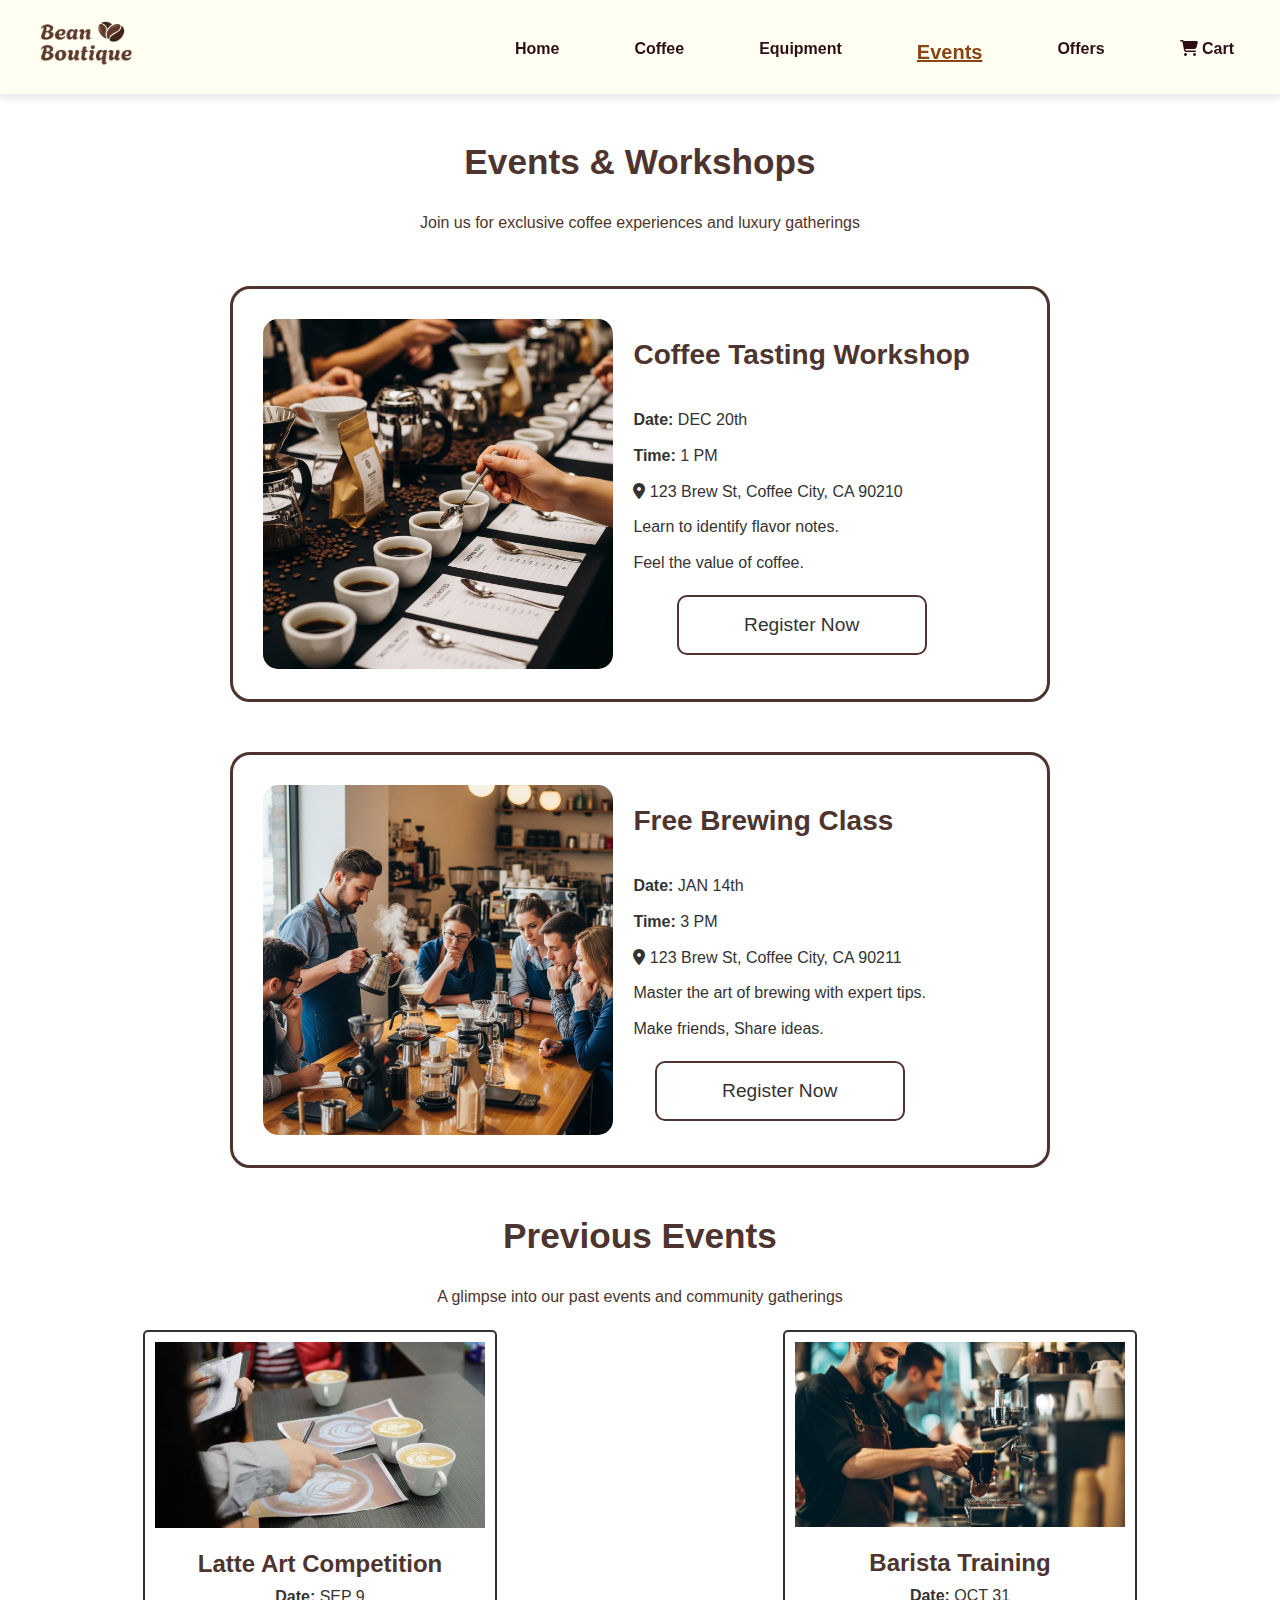
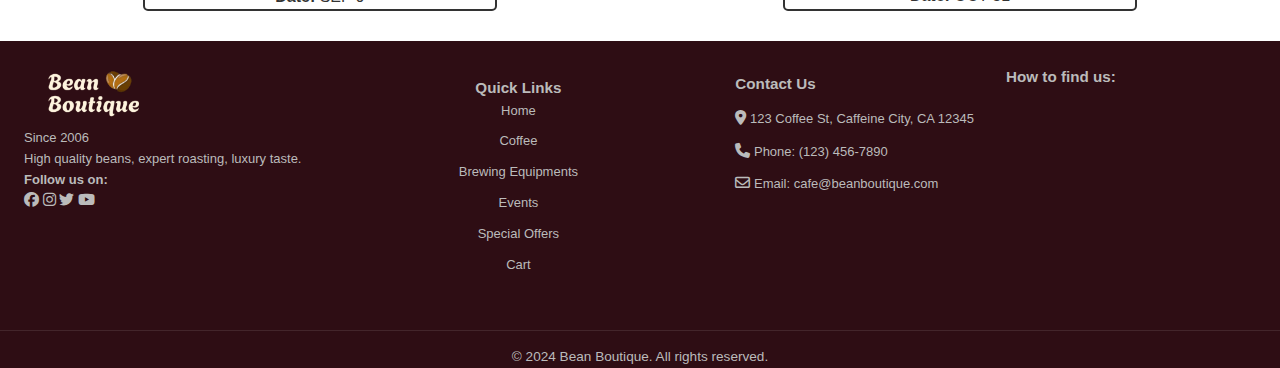
<file: beanboutique/html/events.html>
<!DOCTYPE html>
<html lang="en">
<head>
    <meta charset="UTF-8">
    <meta name="viewport" content="width=device-width, initial-scale=1.0">
    <title>Bean Boutique</title>
    <link rel="shortcut icon" href="/Assignment/Images/coffee_bean.png" type="image/x-icon">
    <link rel="stylesheet" href="/beanboutique/css/event.css">
    <link rel="stylesheet" href="/beanboutique/css/style.css">
    <link rel="stylesheet" href="https://cdnjs.cloudflare.com/ajax/libs/font-awesome/6.4.0/css/all.min.css">
</head>
<body>
  <!-- Header + Navigation -->
  <header class="navbar">
    <!-- Logo with link to Home -->
    <a href="/beanboutique//html/home.html">
      <img src="/beanboutique/image/logo.png" alt="Bean Boutique Logo" class="logo">
    </a>

    <!-- HAMBURGER BUTTON (paste inside .navbar, after the logo) -->
    <button class="hamburger" aria-label="Toggle menu" aria-expanded="false" aria-controls="main-nav">
      <span class="bar"></span>
      <span class="bar"></span>
      <span class="bar"></span>
    </button>

    <nav id="main-nav">
      <ul>
        <li><a href="/beanboutique/html/home.html">Home</a></li>
        <li><a href="/beanboutique/html/coffeeselection.html">Coffee</a></li>
        <li><a href="/beanboutique/html/equipment.html">Equipment</a></li>
        <li><a href="#" class="active">Events</a></li>
        <li><a href="/beanboutique/html/offers.html">Offers</a></li>
        <li><a href="/beanboutique/html/cart.html"><i class="fa fa-shopping-cart"></i> Cart </a></li>
      </ul>
    </nav>
  </header>

  <main>
    <!-- Events & Community Section -->
    <section class="event_section">
      <div>
        <h2 class="main_header">Events & Workshops</h2>
        <p class="main_p">Join us for exclusive coffee experiences and luxury gatherings</p>
      </div>

      <!-- Event Card 1 -->
      <div class="event_div">
        <img src="/beanboutique/image/coffee_tasting.png" alt="Coffee Tasting image" />
        <div class="event-info">
          <h2>Coffee Tasting Workshop</h2>
          <p><b>Date:</b> DEC 20th </p>
          <p><b>Time:</b> 1 PM</p>
          <p><i class="fa-solid fa-location-dot"></i> 123 Brew St, Coffee City, CA 90210</p>

          <p>Learn to identify flavor notes.</p>
          <p>Feel the value of coffee.</p>
          <div class="register_button_div">
            <a href="#">Register Now</a>
          </div>
        </div>
      </div>

      <!-- Event Card 2 -->
      <div class="event_div">
        <img src="/beanboutique/image/brewing_class.png" alt="Free Brewing Class image" />
        <div class="event-info">
          <h2>Free Brewing Class</h2>
          <p><b>Date:</b> JAN 14th</p>
          <p><b>Time:</b> 3 PM</p>
          <p><i class="fa-solid fa-location-dot"></i> 123 Brew St, Coffee City, CA 90211</p>

          <p>Master the art of brewing with expert tips.</p>
          <p>Make friends, Share ideas.</p>
          <div class="register_button_div">
            <a href="#">Register Now</a>
          </div>
        </div>
      </div>
    </section>

    <!-- Previous Events -->
    
    <section>
      <h2 class="main_header">Previous Events</h2>
      <p class="main_p">A glimpse into our past events and community gatherings</p>

      <div class="previous_div">
        <div class="previous_event">
          <img src="/beanboutique/image/latte_art_competition.png" alt="Latte Art Competition image">
          <h2>Latte Art Competition</h2>
          <p><b>Date:</b> SEP 9</p>
        </div>

        <div class="previous_event">
          <img src="/beanboutique/image/barista_making_coffee.png" alt="Barista Training image">
          <h2>Barista Training</h2>
          <p><b>Date:</b> OCT 31</p>
        </div>
      </div>
    </section>

    <!-- Registration Form -->
    <div id="register_form_container" class="form_container">
      <div class="form_content">
        <span class="close">&times;</span>

        <form class="register_form" id="registerForm">
          <h2 id="regForm" class="form_header">Registration Form</h2>
          <p class="form_p">Please fill in this form to join our events!</p>
          <hr>

          <label for="firstname">First Name</label>
          <input type="text" placeholder="Enter your first name" name="firstname" id="firstname" required>

          <label for="lastname">Last Name</label>
          <input type="text" placeholder="Enter your last name" name="lastname" id="lastname" required>

          <label for="email">Email</label>
          <input type="email" placeholder="Enter your email" name="email" id="email" required>

          <label for="number">Contact</label>
          <input type="tel" placeholder="Enter your number" name="number" id="number" required>

          <div class="actions">
            <button type="button" class="clearbtn">Clear</button>
            <button type="submit" class="registerbtn">Submit</button>
          </div>
        </form>

        <!-- Hidden confirmation message -->
        <div id="confirmationMessage" class="success_message">
          <h2>Thank you for registering!</h2>
          <p>We have received your information. See you at the event!</p>
        </div>

      </div>
    </div>
        <script src="/beanboutique/js/events.js"></script>
        <script src="/beanboutique/js/script.js"></script>
    </main>


  <!-- Footer -->
  <footer>
    <div class="footer_container">
      <div>
        <a href="/beanboutique/html/home.html">
          <img src="/beanboutique/image/logo1.png" alt="Bean Boutique Logo" class="logo">
        </a>
        <p>Since 2006</p>
        <p>High quality beans, expert roasting, luxury taste.</p>
        <p><b>Follow us on:</b></p>
        <i class="fa-brands fa-facebook"></i>
        <i class="fa-brands fa-instagram"></i>
        <i class="fa-brands fa-twitter"></i>
        <i class="fa-brands fa-youtube"></i>
      </div>

      <!-- Quick Links -->
      <div class="footer_links">
        <h3>Quick Links</h3>
        <ul>
          <li><a href="/beanboutique/html/home.html">Home</a></li>
          <li><a href="/beanboutique/html/coffeeselection.html">Coffee</a></li>
          <li><a href="/beanboutique/html/equipment.html">Brewing Equipments</a></li>
          <li><a href="/beanboutique/html/events.html">Events</a></li>
          <li><a href="/beanboutique/html/offers.html">Special Offers</a></li>
          <li><a href="/beanboutique/html/cart.html">Cart</a></li>
        </ul>
      </div>

      <div class="icon">
        <h3>Contact Us</h3>
        <p><i class="fa-solid fa-location-dot"></i> 123 Coffee St, Caffeine City, CA 12345<br></p>
        <p><i class="fa-solid fa-phone"></i> Phone: (123) 456-7890</p>
        <p><i class="fa-regular fa-envelope"></i> Email: cafe@beanboutique.com </p>
      </div>

      <div>
        <h3>How to find us:</h3>
        <p>
          <iframe src="https://www.google.com/maps/embed?pb=!1m18!1m12!1m3!1d3714.388989242893!2d77.21894832088265!3d28.633699314132947!2m3!1f0!2f0!3f0!3m2!1i1024!2i768!4f13.1!3m3!1m2!1s0x390cfdf5978f867d%3A0x33516f1667b6c62e!2sBean%20Boutique!5e0!3m2!1sen!2smm!4v1759051146571!5m2!1sen!2smm"
          allowfullscreen="" loading="lazy" referrerpolicy="no-referrer-when-downgrade"></iframe>
        </p>
      </div>
    </div>

    <div class="copyright">
      <p>&copy; 2024 Bean Boutique. All rights reserved.</p>
    </div>
  </footer>

    
</body>
</html>
</file>
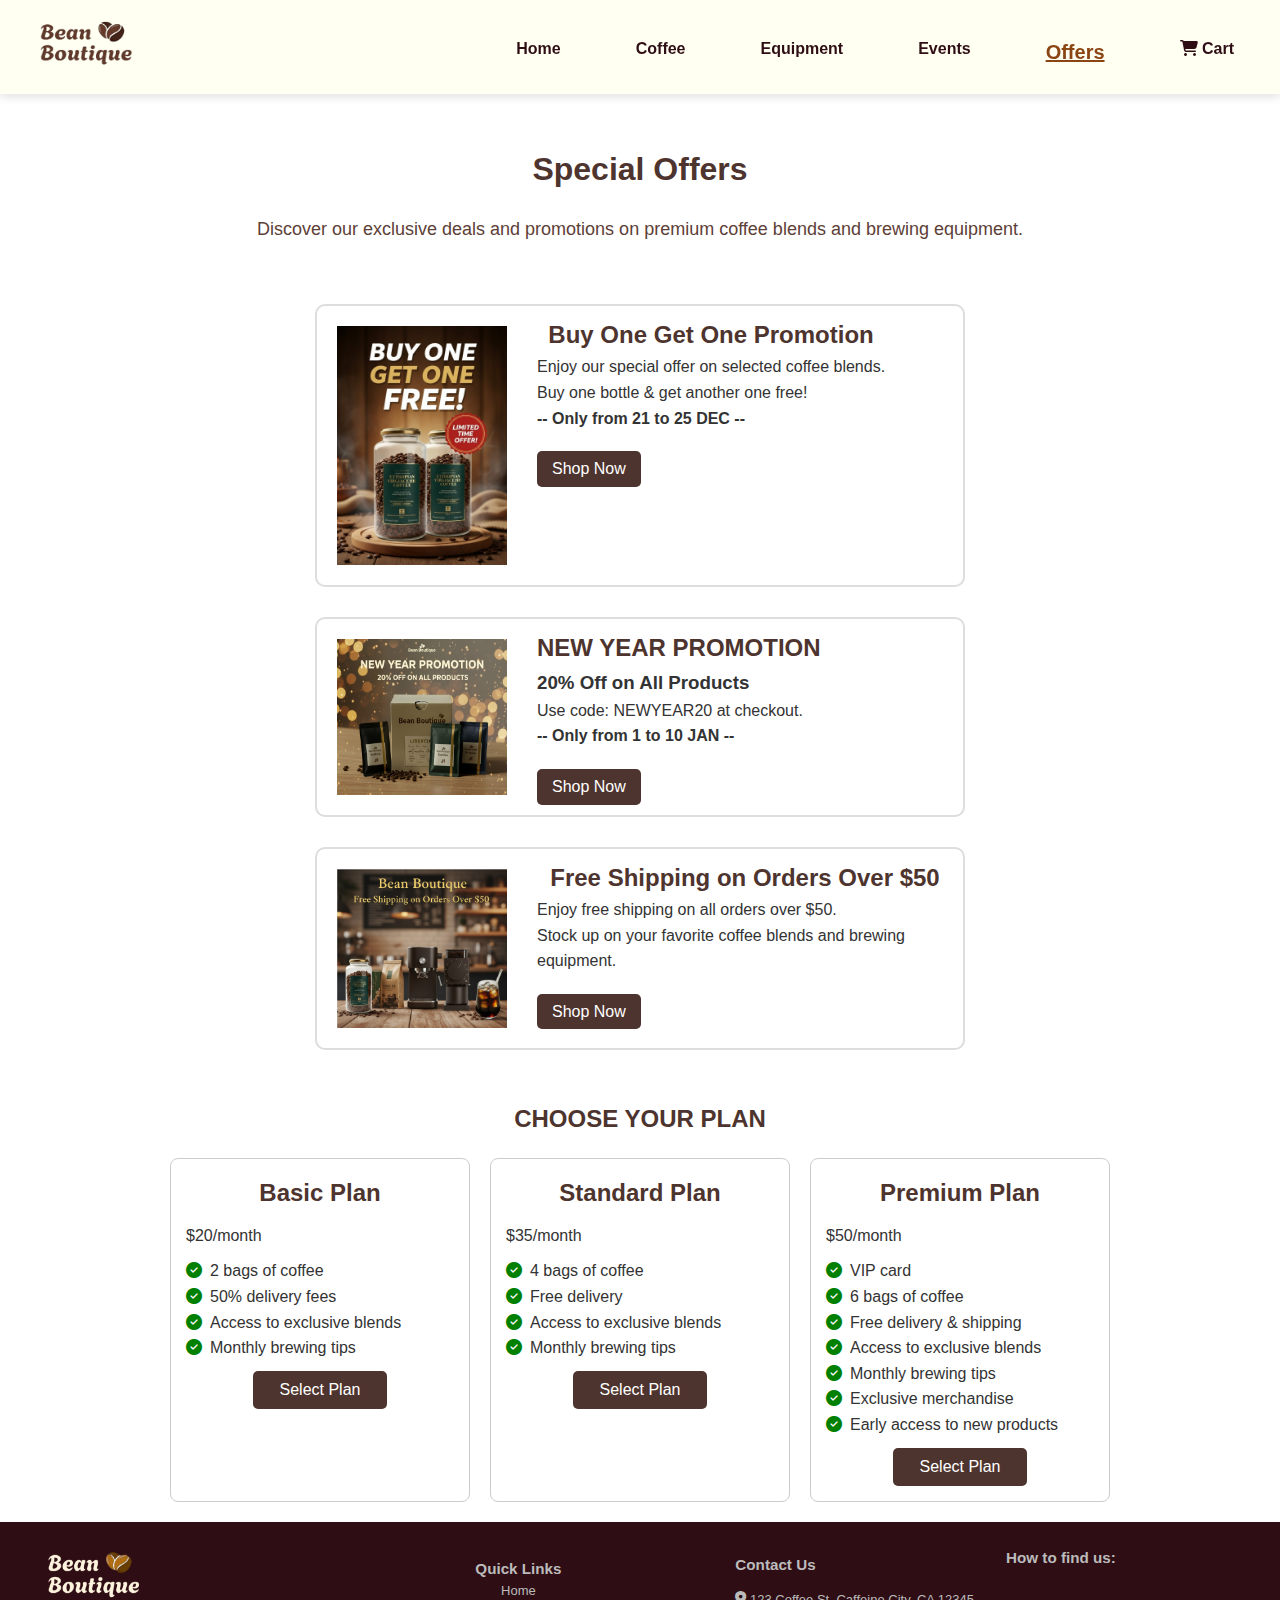
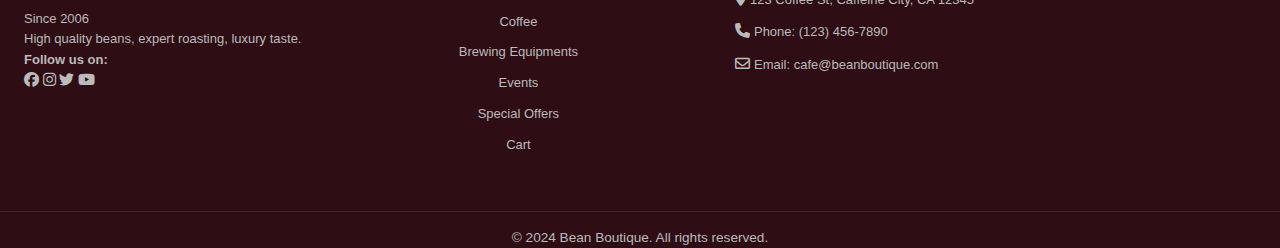
<file: beanboutique/html/offers.html>
<!DOCTYPE html>
<html lang="en">
<head>
    <meta charset="UTF-8">
    <meta name="viewport" content="width=device-width, initial-scale=1.0">
    <title>Bean Boutique</title>
    <link rel="shortcut icon" href="/Assignment/Images/coffee_bean.png" type="image/x-icon">
    <link rel="stylesheet" href="/beanboutique/css/offer.css">
    <link rel="stylesheet" href="/beanboutique/css/style.css">
    <link rel="stylesheet" href="https://cdnjs.cloudflare.com/ajax/libs/font-awesome/6.4.0/css/all.min.css">
</head>

<body>
  <!-- Header + Navigation -->
  <header class="navbar">
      
      <!-- Logo with link to Home -->
      <a href="/beanboutique/html/home.html">
        <img src="/beanboutique/image/logo.png" alt="Bean Boutique Logo" class="logo">
      </a>

      <!-- HAMBURGER BUTTON (paste inside .navbar, after the logo) -->
      <button class="hamburger" aria-label="Toggle menu" aria-expanded="false" aria-controls="main-nav">
        <span class="bar"></span>
        <span class="bar"></span>
        <span class="bar"></span>
      </button>
      
      <!-- Navigation Menu -->
      <nav id="main-nav">
        <ul>
          <li><a href="/beanboutique/html/home.html">Home</a></li>
          <li><a href="/beanboutique/html/coffeeselection.html">Coffee</a></li>
          <li><a href="/beanboutique/html/equipment.html">Equipment</a></li>
          <li><a href="/beanboutique/html/events.html">Events</a></li>
          <li><a href="#" class="active">Offers</a></li>
          <li><a href="/beanboutique/html/cart.html"><i class="fa fa-shopping-cart"></i> Cart </a></li>
        </ul>
      </nav>
  </header>

  <main>
    <section>
      <h1 class="main_header">Special Offers</h1>
      <p class="main_para">
        Discover our exclusive deals and promotions on premium coffee blends and brewing equipment.
      </p>

      <div class="offer_container">

        <!-- Offer Card 1 -->
        <div class="offer_card">
          <img src="/beanboutique/image/promotion1.png" alt="promotion image">

          <div class="offer_details">
            <h2>Buy One Get One Promotion</h2>
            <p>Enjoy our special offer on selected coffee blends.</p>
            <p>Buy one bottle & get another one free!</p>
            <p><b>-- Only from 21 to 25 DEC --</b></p>

            <div class="shop_now">
              <a href="/beanboutique/html/coffeeselection.html">Shop Now</a>
            </div>
          </div>
        </div>

        <!-- Offer Card 2 -->
        <div class="offer_card">
          <img src="/beanboutique/image/promotion3.png" alt="promotion image">

          <div class="offer_details">
            <h2>NEW YEAR PROMOTION</h2>
            <h3>20% Off on All Products</h3>
            <p>Use code: NEWYEAR20 at checkout.</p>
            <p><b>-- Only from 1 to 10 JAN --</b></p>

            <div class="shop_now">
              <a href="/beanboutique/html/coffeeselection.html">Shop Now</a>
            </div>
          </div>
        </div>

        <!-- Offer Card 3 -->
        <div class="offer_card">
          <img src="/beanboutique/image/promotion2.png" alt="promotion image">

          <div class="offer_details">
            <h2>Free Shipping on Orders Over $50</h2>
            <p>Enjoy free shipping on all orders over $50.</p>
            <p>Stock up on your favorite coffee blends and brewing equipment.</p>

            <div class="shop_now">
              <a href="/beanboutique/html/coffeeselection.html">Shop Now</a>
            </div>
          </div>
        </div>
      </div>
    </section>

    <section>
      <!-- Subscription Plan -->
      <h2>CHOOSE YOUR PLAN</h2>
      <!-- Plan 1 : Basic-->
      <div class="plan_container">
        <div class="plan_card">
          <h2>Basic Plan</h2>
          <p>$20/month</p>
          <ul>
            <li><i class="fa-solid fa-circle-check"></i>2 bags of coffee</li>
            <li><i class="fa-solid fa-circle-check"></i>50% delivery fees</li>
            <li><i class="fa-solid fa-circle-check"></i>Access to exclusive blends</li>
            <li><i class="fa-solid fa-circle-check"></i>Monthly brewing tips</li>


          </ul>
          <button class="select_plan">Select Plan</button>
        </div>

        <!-- Plan 2 : Standard-->
        <div class="plan_card">
          <h2>Standard Plan</h2>
          <p>$35/month</p>
          <ul>
            <li><i class="fa-solid fa-circle-check"></i>4 bags of coffee</li>
            <li><i class="fa-solid fa-circle-check"></i>Free delivery</li>
            <li><i class="fa-solid fa-circle-check"></i>Access to exclusive blends</li>
            <li><i class="fa-solid fa-circle-check"></i>Monthly brewing tips</li>

          </ul>
          <button class="select_plan">Select Plan</button>
        </div>

        <!-- Plan 3 : Premium-->
        <div class="plan_card">
          <h2>Premium Plan</h2>
          <p>$50/month</p>
          
          <ul>
            <li><i class="fa-solid fa-circle-check"></i>VIP card</li>
            <li><i class="fa-solid fa-circle-check"></i>6 bags of coffee</li>
            <li><i class="fa-solid fa-circle-check"></i>Free delivery & shipping</li>
            <li><i class="fa-solid fa-circle-check"></i>Access to exclusive blends</li>
            <li><i class="fa-solid fa-circle-check"></i>Monthly brewing tips</li>
            <li><i class="fa-solid fa-circle-check"></i>Exclusive merchandise</li>
            <li><i class="fa-solid fa-circle-check"></i>Early access to new products</li>
            
          </ul>
          <button class="select_plan">Select Plan</button>
        </div>
      </div>
    </section>
  </main>

  <!-- Footer -->
  <footer>

    <div class="footer_container">
      <div>
        <a href="/beanboutique/html/home.html">
          <img src="/beanboutique/image/logo1.png" alt="Bean Boutique Logo" class="logo">
        </a>
        <p>Since 2006</p>
        <p>High quality beans, expert roasting, luxury taste.</p>
        <p><b>Follow us on:</b></p>
        <i class="fa-brands fa-facebook"></i>
        <i class="fa-brands fa-instagram"></i>
        <i class="fa-brands fa-twitter"></i>
        <i class="fa-brands fa-youtube"></i>
      </div>

      <!-- Quick Links -->
      <div class="footer_links">
        <h3>Quick Links</h3>
        <ul>
          <li><a href="/beanboutique/html/home.html">Home</a></li>
          <li><a href="/beanboutique/html/coffeeselection.html">Coffee</a></li>
          <li><a href="/beanboutique/html/equipment.html">Brewing Equipments</a></li>
          <li><a href="/beanboutique/html/events.html">Events</a></li>
          <li><a href="/beanboutique/html/offers.html">Special Offers</a></li>
          <li><a href="/beanboutique/html/cart.html">Cart</a></li>
        </ul>
      </div>

      <div class="icon">
        <h3>Contact Us</h3>
        <p><i class="fa-solid fa-location-dot"></i> 123 Coffee St, Caffeine City, CA 12345<br></p>
        <p><i class="fa-solid fa-phone"></i> Phone: (123) 456-7890</p>
        <p><i class="fa-regular fa-envelope"></i> Email: cafe@beanboutique.com</p>
      </div>

      <div>
        <!-- Google Map -->
        <h3>How to find us:</h3>
        <p>
          <iframe src="https://www.google.com/maps/embed?pb=!1m18!1m12!1m3!1d3714.388989242893!2d77.21894832088265!3d28.633699314132947!2m3!1f0!2f0!3f0!3m2!1i1024!2i768!4f13.1!3m3!1m2!1s0x390cfdf5978f867d%3A0x33516f1667b6c62e!2sBean%20Boutique!5e0!3m2!1sen!2smm!4v1759051146571!5m2!1sen!2smm"
          allowfullscreen="" loading="lazy" referrerpolicy="no-referrer-when-downgrade"></iframe>
        </p>
      </div>
    </div>

    <div class="copyright">
      <p>&copy; 2024 Bean Boutique. All rights reserved.</p>
    </div>
  </footer>

  <script src="/beanboutique/js/script.js"></script>
</body>
</html>
</file>
<file: beanboutique/css/home.css>
/* ---------- Global ---------- */
* {
  margin: 0;
  padding: 0;
  box-sizing: border-box;
  font-family: Arial, sans-serif;
}

/* Styling for all heading 2 for home page */
h2 {
  color: #4e342e;
  text-align: center;
  margin: 50px 0;
  font-size: 2rem;
}

/* styling for the line after h2 */
h2::after {
  content: '';
  display: block;
  width: 60px;
  height: 4px;
  background-color: #4e342e;
  margin: 10px auto 0 auto;
  border-radius: 2px;
}

/* Styling for Popup  */
.pop {
  display: none;
  position: fixed;
  z-index: 1000;
  left: 0;
  top: 0;
  width: 100%;
  height: 100%;
  background: rgba(0, 0, 0, 0.7);
  justify-content: center;
  align-items: center;
}

/* Styling for the text in the pop up box */
.pop_content {
  background: #fff;
  padding: 2rem;
  border-radius: 10px;
  text-align: center;
  width: 450px;
  box-shadow: 0 4px 8px rgba(0, 0, 0, 0.3);
  position: relative;
}

/* for heading 3 used in pop up box */
.pop_content h3 {
  margin-bottom: 1rem;
  color: #4e342e;
  font-size: 1.5rem;
}

.pop_content input {
  padding: 0.5rem;
  width: 90%;
  margin-bottom: 1rem;
  border: 1px solid #ccc;
  border-radius: 5px;
}

/* Styling for sign up button in the pop up box */
.pop_content button {
  background: #4e342e;
  color: #fff;
  padding: 0.5rem 1rem;
  border: none;
  border-radius: 5px;
  cursor: pointer;
}

/* hover style for sign up button */
.pop_content button:hover {
    background: #6d4c41; 
}

/* Close button for Pop Up box */
.close_button {
  position: absolute;
  top: 10px;
  right: 15px;
  font-size: 1.5rem;
  cursor: pointer;
}

/* hover style for close button */
.close_button:hover {
    color: red;
}

/* ---------- Slideshow ---------- */
.slideshow-container {
  position: relative;
  max-width: 100%;
  margin: auto;
  overflow: hidden;
  cursor: pointer;
}

.slide {
  display: none; 
}

/* Styling for Slide Show Images */
.slide img {
  width: 100%;
  border-radius: 5px;
}

/* Fade animation */
.fade {
  animation-name: fade;
  animation-duration: 1.5s;
}

@keyframes fade {
  from {opacity: .4} 
  to {opacity: 1}
}

/* Styling for dots container */
.dots_container {
  position: absolute;
  text-align: center;
  padding: 15px;
  bottom: 15px;
  width: 100%;
}

/* Styling for each dot on the Slideshow */
.dot {
  cursor: pointer;
  display: inline-block;
  height: 12px;
  width: 12px;
  border-radius: 50%;
  background: #ddd;
  margin: 0 4px;
}

/* hover style for dot */
.dot:hover {
  background-color: #717171;
}

/* active style for dot */
.dot.active { 
  background: #b36b3c; /* your accent */ 
  transform: scale(1.05); 
}

/* Next & Previous arrows on the Slideshow */
.prev, .next {
  cursor: pointer;
  position: absolute;
  top: 50%;
  padding: 16px;
  color: #fff;
  font-weight: bold;
  font-size: 30px;
  transition: 0.6s ease;
}

/* Position the "next button" to the right */
.next {
  right: 0;
}

/* Hover Styling for next & prev arrow */
.prev:hover, .next:hover {
  color : #b36b3c;
}

/* Styling for the caption on the Slide Show Image */
.caption {
  position: absolute;
  bottom: 20%;
  left: 5%;
  color: #fff;
}


.caption h3 {
  font-size: 50px; 
  line-height: 1.2; 
}

/* styling for <a> link */
.caption a {
  background-color: chocolate;
  color: white;
  font-size: 20px;
  border: 2px solid white;
  border-radius: 30px;
  padding: 8px 16px;
  text-decoration: none;
}

/* hover style for <a> link on the slide show image*/
.caption a:hover {
  background-color: #4e342e;
  transition: 0.3s;
  cursor: pointer;
}

/* Intro header for the products to show */
#intro h2 { animation: float 3s ease-in-out infinite; }

/* Order Now link button to see the coffee products */
.intro_link {
  margin: 30px auto 20px auto;
  text-align: center;
  border: 2px solid #2E0D14;
  border-radius: 30px;
  padding: 10px;
  width: 200px;
}

/* hover style for order now */
.intro_link:hover {
  background-color: #4e342e; 
  color: white; 
  transition: 0.3s; 
  cursor: pointer; 
}

/* styling for order now link */
.intro_link a {
  font-size: 20px;
  text-decoration: none;
  color: var(--brown1);
  transition: 0.3s;
}

/* hover style for order now */
.intro_link a:hover {
    color: white; 
    transition: 0.3s;
}


@keyframes float {
    0% {
        transform: translateY(0); 
    } 
    50% {
        transform: translateY(10px); 
    } 
    100% {
        transform: translateY(0); 
    } 
}

/* Styling for Products Container: showing some products */
.products_container {
  display: flex;
  justify-content: center;
  gap: 20px; /* space between items */
  flex-wrap: wrap; /* allows wrapping on smaller screens */
  margin-top: 20px;
}

/* Styling for each product to be the same style */
.item_container {
  margin: auto;
  background: #fff;
  border: 2px solid #ddd;
  border-radius: 12px;
  text-align: center;
  width: 200px;
  transition: transform 0.2s, box-shadow 0.2s;
  cursor: pointer;
}

/* Styling for each image */
.item_container img {
  width: 200px;
  height: 180px;
  object-fit: contain;
  margin-bottom: 10px;
}


.item_container:hover {
  transform: scale(1.05); 
  box-shadow: 0 4px 12px rgba(0,0,0,0.15); 
}

/* Styling for Why Choose Us section */
.about_us {
  margin-top: 30px;
  background-color: #f9f9f9;
  display: flex;
}

/* styling for each service for customers */
.service_card {
  text-align: center;
  padding: 10px;
  margin: 20px 10px;
  border: 2px solid #ddd;
  border-radius: 10px;
  box-shadow: 0 4px 8px rgba(0,0,0,0.1);
  flex: 1;
}

/* styling for icons used in service cards */
.service_card i {
  color: #4e342e;
  margin-bottom: 10px;
  font-size: 40px;
}

/* Styling for -- Upcoming Events--  section*/
.upcoming_events {
  display: flex; 
  margin: 30px; 
  gap: 20px; 
  flex-wrap: wrap; 
}

/* Stylying for Upcoming Events */
.event_div {
  display: flex;
  border: 2px solid #ddd;
  border-radius: 10px;
  padding: 10px;
  width: 400px;
  max-width: 500px;
  margin: auto;
  flex-direction: column;
  align-items: center;
}

/* for images used in upcoming events section */
.event_div img {
  width: 100%;
  max-width: 300px;
  border-radius: 10px;
  margin-bottom: 15px;
}

.event_info h3 {
  text-align: center; 
  color: #2E0D14; 
}

/* styling more details link to event page */
.more_details_div {
  display: flex;
  justify-content: center;
  align-items: center;
  width: 150px;
  height: 30px;
  background-color: #ccc;
  color: #2E0D14;
  margin: 20px auto 0 auto;
  cursor: pointer;
  transition: 0.3s;
}


/* hover style for more details container*/
.more_details_div:hover {
  background-color: #4e342e; 
  color: white; 
}

/* style for link */
.more_details_div a {
  text-decoration: none; 
  font-size: 12px; 
  color: #2E0D14; 
}

/* style for link hover */
.more_details_div a:hover {
  color: white; 
}

/* Customer Review */
.customer_reviews {
  display: flex;
  justify-content: center;
  gap: 20px;
  flex-wrap: wrap;
  margin: 20px 0 50px;
}

/* Styling for each review card*/
.review_card {
  background: #fff;
  border: 2px solid #ddd;
  border-radius: 12px;
  text-align: center;
  max-width: 400px;
  padding: 20px;
  transition: transform 0.2s, box-shadow 0.2s;
  cursor: pointer;
}

/* review card hover style */
.review_card:hover {
    transform: scale(1.05); 
    box-shadow: 0 4px 12px rgba(0,0,0,0.15); 
}

/* Styling for star icon */
.fa-solid.fa-star {
    color: rgb(255,165,52); 
}

/* Styling for reCAPTCHA box */
.recaptcha-box {
  width: 300px;
  max-width: 100%;
  background: #fff;
  border: 1px solid #d3d3d3;
  border-radius: 4px;
  padding: 18px 16px 12px 16px;
  box-shadow: 0 0 6px rgba(0,0,0,0.12);
  display: flex;
  align-items: center;
  cursor: pointer;
  user-select: none;
  margin: auto;
}

.recaptcha-checkbox {
  width: 28px;
  height: 28px;
  border: 2px solid #dadada;
  border-radius: 4px;
  background: #fff;
  display: flex;
  align-items: center;
  justify-content: center;
  margin-right: 16px;
  position: relative;
}

.recaptcha-checkbox.checked {
  border-color: #28712d;
  background: #e6f9e9;
}

.recaptcha-checkbox .checkmark {
  display: none;
  width: 16px;
  height: 16px;
  color: #47a74e;
}
.recaptcha-checkbox.checked .checkmark {
  display: block;
}

/* Spinner style*/
.recaptcha-checkbox .spinner {
  display: none;
  width: 18px;
  height: 18px;
  border: 3px solid #b7b7b7;
  border-top: 3px solid #47a74e;
  border-radius: 50%;
  animation: spin 1s linear infinite;
  position: absolute;
  top: 5px;
  left: 5px;
}

.recaptcha-checkbox.loading .spinner {
  display: block;
}

.recaptcha-checkbox.loading .checkmark {
  display: none;
}

@keyframes spin {
  100% { transform: rotate(360deg); }
}

.recaptcha-label {
  font-size: 18px;
  color: #444;
  font-weight: 500;
  flex: 1;
  margin-right: 0px;
}

.recaptcha-logo {
  width: 32px;
  height: 32px;
  background: url('https://www.gstatic.com/recaptcha/api2/logo_48.png') no-repeat center center/contain;
  margin-left: auto;
}
  
.recaptcha-brand {
  font-size: 10px;
  color: #666;
  margin-top: 4px;
  margin-left: 44px;
  letter-spacing: 0.5px;
}

/* ---------- Responsive ---------- */
@media (max-width: 1024px) {
  .caption h3 { font-size: 30px; }
}

@media (max-width: 768px) {

  .hamburger { display: block; }

  .about_us { flex-direction: column; text-align: center; }

  .caption h3 { font-size: 20px; }
  .caption a { font-size: 14px; padding: 6px 12px; }

  .item_container { width: 90%; max-width: 300px; }
  .service_card, .review_card { flex: 1 1 90%; }

  .intro_link { width: 80%; }
  .pop_content { width: 90%; }
  .recaptcha-box { width: 100%; max-width: 300px; }
}

@media (max-width: 480px) {
  .caption h3 { font-size: 16px; }
  .caption a { font-size: 12px; padding: 5px 10px; }

}
</file>
<file: beanboutique/css/style.css>
/* Reset */
* {
  margin: 0;
  padding: 0;
  box-sizing: border-box;
  font-family: Arial, sans-serif;
}

.logo{
  width: 100px;
}

body {
  color: #333;
  line-height: 1.6;
}

/* Header */
.navbar {
  position: sticky;
  top: 0;
  z-index: 999;
  display: flex;
  color: #3B2F2F;    
  background-color: rgb(255, 255, 242);
  padding: 1rem;
  box-shadow: 0 4px 8px rgba(0, 0, 0, 0.1);
  align-items: center;
  justify-content: space-between;
}

/* styling for logo */
.logo {
  width: 100px;
  margin-left: 20px;
}

.navbar .logo{
  height: 50px;
}

/* Navigation */
nav ul{
  display: flex;
  flex-wrap: wrap;
  justify-content: center;
  list-style: none;
  margin-top: 10px;
  gap: 15px;
}

/* Space between page: Home, Coffee, etc. */
nav ul li {
  margin: 0 15px;
}

/* Style nav links */
nav ul li a {
  display: inline-block;
  padding: 10px 15px;
  text-decoration: none;
  color: #2E0D14;
  font-size: 16px;
  font-weight: 600;
  transition: transform 0.3s ease, color 0.3s ease;
}

/* Hover effect */
nav ul li a:hover {
  transform: scale(1.3);
  color: #8B4513;
}

/* Styling for active page */
.active {
  color: #8B4513;
  font-size: 20px;
  text-decoration: underline;
}


/* Cart count badge */
#cart-count {
  position: relative;
  top: -10px;
  background: red;
  color: white;
  font-size: 12px;
  font-weight: bold;
  padding: 2px 6px;
  border-radius: 50%;
  line-height: 1;
  min-width: 18px;
  text-align: center;
  box-sizing: border-box;
}

/* Pulse animation */
@keyframes pulse {
  0%   { transform: scale(1); }
  50%  { transform: scale(1.3); }
  100% { transform: scale(1); }
}

#cart-count.pulse {
  animation: pulse 0.4s ease;
}



/* Footer */
footer{
  background: #2E0D14;
}

.footer_container {
  font-size: 13px;
  display: flex;
  color: #bbb;
  gap: 2rem;
  padding: 1.5rem;
  justify-content: space-around;
  flex-wrap: wrap;
}

footer ul {
  list-style: none;
  padding: 0;
}

footer ul li a {
  color: #bbb;
  text-decoration: none;
  font-size: 13px;
  margin-bottom: 10px;
  display: block;
}

.footer_logo {
  float: left;
  margin: auto;
  background-color: #fff;
  border-radius: 10px;
}

.footer_links {
  margin: auto;
  text-align: left;
  text-align: center;
}

.footer_links a:hover{
  text-decoration: underline;
}

.icon{
  line-height: 2.5;
}

footer i{
  font-size: 15px;
}


.copyright {
  border-top: 1px solid rgba(255,255,255,0.1);
  text-align: center;
  margin-top: 10px;
  padding-top: 15px;
  font-size: 0.85rem;
  color: #bbb;
}

iframe{
  width: 250px;
  height: 200px;
  border: 0;
}

/* Responsive */
@media (max-width: 768px) {
  nav ul{
    flex-direction: column;
    gap: 0.5rem;
  }

  .pop-content {
    width: 90%;
  }
}

/* ---------- Hamburger button ---------- */
.hamburger {
  display: none;                 /* shown on small screens via media query */
  background: transparent;
  border: none;
  cursor: pointer;
  padding: 0.4rem;
  margin-right: 20px;
  width: 44px;
  height: 44px;
  align-items: center;
  justify-content: center;
  position: relative;
}

.hamburger:focus {
  outline: 3px solid rgba(139,69,19,0.25);
  outline-offset: 2px;
  border-radius: 6px;
}

/* three bars */
.hamburger .bar {
  display: block;
  width: 22px;
  height: 2.5px;
  background: #2E0D14;
  margin: 4px auto;
  border-radius: 2px;
  transition: transform 0.25s ease, opacity 0.25s ease;
}

/* Hamburger default: three horizontal bars */
.hamburger .bar:nth-child(1),
.hamburger .bar:nth-child(2),
.hamburger .bar:nth-child(3) {
  transform: none;
  opacity: 1;
}

/* X transform when open */
.hamburger.open .bar:nth-child(1) {
  transform: translateY(6px) rotate(45deg);
}
.hamburger.open .bar:nth-child(2) {
  opacity: 0;
}
.hamburger.open .bar:nth-child(3) {
  transform: translateY(-6px) rotate(-45deg);
}

/* Default nav style (desktop keeps your existing layout) */
#main-nav {
  transition: max-height 0.35s ease, opacity 0.35s ease;
}

/* ---------- Mobile behaviour ---------- */
@media (max-width: 768px) {

  /* show the hamburger on small screens */
  .hamburger {
    display: flex;
  }

  /* hide default horizontal nav — convert into collapsible panel */
  #main-nav {
    position: absolute;
    left: 0;
    right: 0;
    top: 100%;
    background: rgb(255, 255, 242);
    box-shadow: 0 6px 12px rgba(0,0,0,0.12);
    z-index: 998;
    overflow: hidden;
    max-height: 0;
    opacity: 0;
    pointer-events: none;
  }

  /* open state */
  #main-nav.open {
    max-height: 500px; /* adjust to fit your number of menu items */
    opacity: 1;
    pointer-events: auto;
  }

  /* vertical full-width list-looking nav */
  #main-nav ul {
    flex-direction: column;
    gap: 0;
    padding: 0.5rem 0;
  }

  #main-nav ul li {
    margin: 0;
  }

  #main-nav ul li a {
    display: block;
    padding: 12px 18px;
    text-align: center;
    border-top: 1px solid rgba(0,0,0,0.03);
  }

  /* keep cart badge readable on mobile */
  #cart-count {
    position: relative;
    top: 0;
    margin-left: 6px;
  }
}
</file>
<file: beanboutique/css/cart.css>
/* Reset */
* {
  margin: 0;
  padding: 0;
  box-sizing: border-box;
  font-family: Arial, sans-serif;
}

/* Styling for all heading 2 used in cart*/
h2{
  color: #59382f;
  text-align: center;
  margin: 32px 0 16px 0;
  font-size: 30px;
}

.main_title{
  color: #59382f;
}

/* Styling for paragraph */
.main_p{
  color: #7a6a64;
  text-align: center;
  margin-bottom: 20px;
  font-size: 16px;
}

/* Styling for back to shop container */
.back_to_shop {
  margin: 20px;
  text-align: left;
  font-size: 16px;
}

/* styling for back to shop link */
.back_to_shop a{
  background-color: #3b2b26;
  padding: 8px 12px;
  color: #f4f4f4;
  text-decoration: none;
}

/* back to shop link hover style */
.back_to_shop a:hover {
  background-color: #59382f;
  transition: 0.3s;
}

/* styling for cart table to visible items*/
#cart_table{
  width: 70%;
  margin: 32px auto;
  border-collapse: collapse;
  box-shadow: 0 2px 6px #ddd;
  background-color: #fff;
  border-radius: 12px;
  overflow: hidden;
  margin-left: 10px;
}

#cart_table th, #cart_table td{
  padding: 14px;
  border: 1px solid #ddd;
  text-align: center;
}

#cart_table th{
  background-color: #f4f4f4;
}


/* Order Summary card styles */
.order-summary-card {
  border-radius: 12px;
  box-shadow: 0 10px 20px rgba(0,0,0,0.06);
  padding: 18px;
  max-width: 360px;
  width: 100%;
  margin-right: 20px;
  margin-left: 24px;
  margin-bottom: 20px;
  box-sizing: border-box;
  font-family: 'Segoe UI', Roboto, Arial, sans-serif;
}

.order-summary-card h3 {
  margin: 0 0 12px 0;
  font-size: 20px;
  color: #3b2b26;
}

.summary-row {
  display:flex;
  justify-content: space-between;
  align-items: center;
  padding: 8px 0;
  border-bottom: 1px dashed rgba(59,43,38,0.06);
  color: #3b2b26;
}

.summary-row.items-row {
  font-weight: 500;
}

.summary-row.total-row {
  border-bottom: none;
  margin-top: 6px;
  font-size: 18px;
}

/* ---- Styling for coupon code filling area ---- */
.coupon-area { margin-top: 12px; }

.coupon-row {
  display:flex;
  gap:8px;
  margin-top: 6px;
}

.coupon-row input[type="text"]{
  flex:1;
  padding:8px 10px;
  border-radius:8px;
  border:1px solid #ddd;
  outline:none;
}

.coupon-row input[type="text"]:focus{
  border-color:#b58a78;
  box-shadow:0 0 0 3px rgba(181,138,120,0.06);
}

.coupon-row button#apply_coupon_btn{
  padding:8px 12px;
  background:#6c6c6c;
  color:white;
  border:none;
  border-radius:8px;
  cursor:pointer;
}

.coupon-row button#apply_coupon_btn:hover{ opacity:0.95; }

.coupon-note{
  margin-top:8px;
  font-size:13px;
  color:#7a6a64;
  min-height:18px;
}

/* Checkout button */
.checkout-btn{
  margin-top:14px;
  width:100%;
  padding:10px 12px;
  background:#59382f;
  color:white;
  border:none;
  border-radius:10px;
  cursor:pointer;
  font-weight:600;
}

.checkout-btn:hover { opacity:0.95; }

/* Layout: put cart table and order-summary side-by-side on wide screens */
main section {
  display:flex;
  gap:20px;
  align-items:flex-start;
}

/* Make responsive: stack on small screens */
@media (max-width: 880px) {
  main section { flex-direction: column; }
  .order-summary-card { margin-left: 0; max-width: 100%; }
}


/* Toast Notification */
.toast {
  position: fixed;
  top: 20px;
  right: -300px; /* off-screen */
  background: #59382f;
  color: #fff;
  padding: 12px 20px;
  border-radius: 6px;
  font-size: 14px;
  box-shadow: 0 4px 10px rgba(0,0,0,0.2);
  opacity: 0;
  transition: all 0.5s ease;
  z-index: 9999;
}

.toast.show {
  right: 20px;  /* slide into view */
  opacity: 1;
}

/* Overlay */
.popup-overlay {
  position: fixed;
  top: 0; left: 0; right: 0; bottom: 0;
  background: rgba(0,0,0,0.5);
  display: none; /* hidden */
  justify-content: center;
  align-items: center;
  z-index: 9999;
}

/* Popup box */
.popup-box {
  background: white;
  padding: 10px 10px;
  border-radius: 12px;
  text-align: center;
  max-width: 700px;
  width: 50%;
  box-shadow: 0 4px 12px rgba(0,0,0,0.3);
  animation: popupIn 0.3s ease;
}

@keyframes popupIn {
  from { transform: scale(0.8); opacity: 0; }
  to { transform: scale(1); opacity: 1; }
}

.fa-solid .fa-circle-check {
  font-size: 50px;
  color: green;
  margin-bottom: 10px;
}

.popup-box h3 {
  color: #333;
  margin-bottom: 20px;
}

/* Close button */
#closePopupBtn {
  margin-top: 15px;
  padding: 8px 16px;
  background: green;
  color: white;
  border: none;
  border-radius: 6px;
  cursor: pointer;
}

/* Emoji rating styles */
.feedback-container {
  background-color: #fff;
  width: 100%;
  height: 150px;
  border-radius: 10px;
  position: relative;
}

/* Styling for emojis: smile, angry, laugh.... */
.emoji-container {
  position: absolute;
  left: 50%;
  transform: translateX(-50%);
  top: 20%;
  width: 50px;
  height: 50px;
  border-radius: 50%;
  display: flex;
  overflow: hidden;
}

.far {
  margin: 1px;
  transform: translateX(0);
  transition: transform 0.2s;
}

/* Styling for rating (star) */
.rating-container {
  position: absolute;
  left: 50%;
  transform: translateX(-50%);
  bottom: 20%;
}

/* Star icons styles */
.fa-star {
  color: lightgray;
  cursor: pointer;
}

.fa-star.active {
  color: gold;
}
</file>
<file: beanboutique/css/coffeeselection.css>
/* Reset */
* {
  margin: 0;
  padding: 0;
  box-sizing: border-box;
  font-family: Arial, sans-serif;
}

/* Styling for heading 2 */
h2 {
  text-align: center;
  color: #4e342e;
  margin: 20px 0 10px 0;
}

/* Styling for star icons */
.fa-solid.fa-star,
.fa-star-half-stroke,
.fa-regular.fa-star {
  color: rgb(255, 165, 52);
}

/* ---------- Animated Search Bar ---------- */
.search_bar_container {
  display: flex;
  align-items: center;
  background-color: aliceblue;
  padding: 5px;
  width: 300px;
  height: 50px;
  border: #3D1F1A 2px solid;
  border-radius: 50px;
  box-shadow: 6px 6px 10px rgba(0,0,0,0.2), -6px -6px 10px rgba(255,255,255,0.7);
  margin: 30px auto 20px auto;
  position: relative;
  transition: width 1.5s;
}

/* Styling for magnifier */
.magnifier {
  width: 25px;
  cursor: pointer;
  position: absolute;
  left: 10px;
}

/* Style for mic icon */
.mic_icon {
  width: 30px;
  position: absolute;
  right: 10px;
  transition: width 0.4s 1s;
}

/* Style for input in the search bar */
.input {
  background-color: transparent;
  border: none;
  margin: 10px 50px;
  width: 100%;
  outline: none;
  color: rgb(100, 100, 100);
  transition: width 1s 0.5s;
}

.active.search_bar_container { width: 50px; }
.active .input { width: 0; }
.active .mic_icon { width: 0; }

/* Styling for filter buttons */
.filter_btn {
  background-color: #3D1F1A;
  border: 1px solid #3D1F1A;
  text-decoration: none;
  color: #f3f3f3;
  padding: 5px 10px;
  margin: 0 10px;
  border-radius: 10px;
  cursor: pointer;
  font-size: 10px;
  transition: background-color 0.3s, color 0.3s, transform 0.3s;
}

.filter_btn:hover {
  background-color: #fff;
  color: #3d3d3d;
  transform: scale(1.1);
  transition: 0.3s;
}

.active1 {
  background-color: #8B4513;
  color: #fff;
  font-size: 12px;
}

/* ---------- Category Styling ---------- */
.category {
  display: flex;
  flex-wrap: wrap;
  align-items: center;
  margin: 20px 0 20px 20px;
  gap: 15px;
}


.category a {
  text-decoration: none;
  color: #3D1F1A;
  font-size: 18px;
  font-weight: bold;
  padding: 10px 20px;
  border-radius: 50px;
  border: 2px solid #3D1F1A;
  transition: background-color 0.3s, color 0.3s;
}


/* Styling for coffee menu container */
.menu_container {
  display: flex;
  flex-wrap: wrap;
  gap: 20px;
  justify-content: center;
}

/* ---------- Coffee Card Styling ---------- */
.coffee_card {
  width: 350px;
  background: #fbfaf4;
  border-radius: 18px;
  box-shadow: rgba(12,18,30,0.1) 0px 2px 4px;
  padding: 18px;
  position: relative;
  transition: transform 0.28s cubic-bezier(.2,.9,.3,1), box-shadow 0.28s;
  border: 1px solid rgba(12,18,30,0.04);
  margin: 30px auto;
  color: #3D1F1A;
  cursor: pointer;
}

/* styling for price */
.coffee_card .price {
  color: #3D1F1A;
  font-size: 18px;
  margin: 8px 0;
}

/* Coffee Product Images */
.card_img {
  height: 200px;
  display: flex;
  align-items: center;
  justify-content: center;
  margin: auto;
  width: 100%;
  object-fit: contain;
  transition: transform .35s;
}

/* styling for Coffee card hover */
.coffee_card:hover {
  transform: scale(1.05);
  box-shadow: 0 4px 12px rgba(0,0,0,0.15);
}

/* ---------- Quantity Controls ---------- */
.quantity_controls {
  display: flex;
  margin: 12px 0;
  gap: 8px;
}

/* quantity control buttons styling, plus and minus */
.quantity_controls button {
  width: 28px;
  height: 28px;
  border-radius: 50%;
  border: 1px solid #888;
  background: #f3f3f3;
  font-size: 18px;
  cursor: pointer;
}

/* styling for counting quantity */
.quantity_controls .count {
  min-width: 24px;
  text-align: center;
  font-size: 16px;
}

/* ---------- Add to Cart Button ---------- */
.add_to_cart {
  position: absolute;
  bottom: 20px;
  right: 20px;
  background: #888;
  color: white;
  border: none;
  padding: 10px 24px;
  border-radius: 50px;
  cursor: pointer;
}

/* add to cart hover style */
.add_to_cart:hover {
  background: #2E0D14;
  box-shadow: 0 4px 15px rgba(93, 42, 38, 0.4);
  transform: translateY(-2px);
}

/* ---------- Best Seller Badge ---------- */
.badge {
  position: absolute;
  top: 15px;
  left: 5px;
  background: rgb(224, 9, 9);
  color: white;
  padding: 5px 10px;
  font-size: 12px;
  font-weight: bold;
  border-radius: 50px;
  transform: rotate(-20deg);
}

/* styling for heart icon */
.fa-regular.fa-heart{
  color: red;
  font-size: 20px;
}

/* ---------- Favourite Heart ---------- */
.fav {
  position: absolute;
  top: 10px;
  right: 10px;
  background: none;
  border: none;
  cursor: pointer;
  padding: 5px;
  transition: background-color 0.3s;
}

.fav:hover {
  background-color: rgba(255,0,0,0.1);
  border-radius: 50%;
}

/* keep heart red when favourited */
.fav.is-favourite i.fa-solid.fa-heart {
  color: #e74c3c;
  font-size: 20px;
}

/* slight button background when favourited */
.fav.is-favourite {
  background: rgba(231, 76, 60, 0.06);
  border-radius: 50%;
}

/* Styling for YouTube video section */
.video_container {
  display: flex;
  justify-content: center;
  margin: 30px 0;   /* controls space above & below video */
}

.video_container iframe {
  width: 60%;
  height: 360px;
  border-radius: 12px;
}


/* Styling for after the video header */
.video_header:after {
  content: '';
  display: block;
  width: 60px;
  height: 4px;
  background-color: #4e342e;
  margin: 10px auto;
  border-radius: 2px;
}

/* ---------- Toast Notification ---------- */
.toast {
  position: fixed;
  top: 20px;
  right: -300px;
  background: #3D1F1A;
  color: #fff;
  padding: 12px 20px;
  border-radius: 6px;
  font-size: 14px;
  box-shadow: 0 4px 10px rgba(0,0,0,0.2);
  opacity: 0;
  transition: all 0.5s ease;
  z-index: 9999;
}

.toast.show {
  right: 20px;
  opacity: 1;
}

/* ---------- Utility ---------- */
.hidden { display: none !important; }
.highlight { background: rgba(255, 235, 0, 0.25); border-radius: 2px; }

/* ---------- Responsive ---------- */
@media (max-width: 1024px) {
  .coffee_card { width: 280px; margin: 20px; }
  .card_img { height: 180px; }
  .add_to_cart { width: 120px; padding: 8px 18px; font-size: 14px; }
}

@media (max-width: 768px) {
  .search_bar_container { width: 220px; height: 45px; }
  .magnifier, .mic_icon { width: 20px; }
  .input { margin: 8px 40px; font-size: 14px; }
  .coffee_card { width: 90%; margin: 15px auto; padding: 12px; }
  .card_img { height: 160px; }
  .quantity_controls button { width: 24px; height: 24px; font-size: 16px; }
}

@media (max-width: 480px) {
  .search_bar_container { width: 180px; height: 40px; }
  .input { margin: 6px 35px; font-size: 12px; }
  .coffee_card { width: 95%; margin: 10px auto; padding: 10px; }
  .card_img { height: 140px; }
  .add_to_cart { width: 100px; padding: 6px 12px; font-size: 12px; }
  .badge { font-size: 10px; padding: 4px 8px; top: 10px; left: 5px; }
}
</file>
<file: beanboutique/css/event.css>
/* Reset */
* {
  margin: 0;
  padding: 0;
  box-sizing: border-box;
  font-family: Arial, sans-serif;
}

/* Main Heading 2 & Paragraph */
.main_header, .main_p, .form_header, .form_p{
  text-align: center;
  color: #4e342e;
}

a {
  text-decoration: none;
  color: inherit;
}

/* Styling for main top title of the page */
.main_header {
  font-size: 2.2rem;
  margin: 40px 0 20px 0;
  text-align: center;
  animation: float 3s ease-in-out infinite;
}

@keyframes float {
  0%, 100% { transform: translateY(0); }
  50% { transform: translateY(10px); }
}

/* Styling for event section */
.event_section {
  display: flex;
  flex-direction: column;
  gap: 50px;
  margin: 0 10%;
}

.event_section p {
  font-size: 1rem;
  margin-top: 10px;
}

/* styling for each event card */
.event_div {
  display: flex;
  border: 3px solid #4e342e;
  border-radius: 20px;
  padding: 30px;
  width: 80%;
  margin: 0 auto;
  gap: 20px;
}

/* event images style */
.event_div img {
  width: 350px;
  border-radius: 15px;
}

.event-info {
  display: flex;
  flex-direction: column;
  justify-content: center;
}

.event-info h2 {
  color: #4e342e;
  font-size: 1.75rem;
  margin-bottom: 20px;
}

/* Styling for event information */
.event-info p {
  font-size: 1rem;
  line-height: 1.6;
  text-align: justify;
}

/* Styling for Register Form */
.register_form {
  display: none;
  padding: 16px;
  background-color: white;
  border: 1px solid;
  border-radius: 10px;
  width: 100%;
  margin: auto;
  box-shadow: rgba(12,18,30,0.1) 0px 2px 4px;
}

/* Styling for Register button in the Event */
.register_button_div {
  display: flex;
  justify-content: center;
  align-items: center;
  width: 250px;
  height: 60px;
  border: 2px solid #4e342e;
  transition: 0.3s;
  border-radius: 10px;
  margin: 20px auto 0 auto;
  cursor: pointer;
}

/* hover style for register button on the form */
.register_button_div:hover {
  background-color: #4e342e;
  color: #fff;
}

.register_button_div a {
  font-size: 1.2rem;
  color: var(--brown1);
  transition: color 0.3s;
}

/* Hide form by default */
.form_container {
  display: none;
  position: fixed;
  z-index: 9999;
  left: 0;
  top: 0;
  width: 100%;
  height: 100%;
  background-color: rgba(0,0,0,0.6);
  overflow: auto;
  justify-content: center;
  align-items: center;
}

/* Form content box */
.form_content {
  background-color: #fff;
  margin: auto;
  width: 50%;
  max-width: 600px;
  padding: 20px;
  border-radius: 12px;
  box-shadow: 0px 5px 25px rgba(0,0,0,0.3);
  animation: fadeIn 0.3s ease-in-out;
}

/* Close button (X) */
.close {
  color: #4e342e;
  float: right;
  margin-top: -25px;
  margin-right: -13px;
  font-size: 1.7rem;
  font-weight: bold;
  cursor: pointer;
  transition: color 0.3s;
}

.close:hover {
  color: red;
}

/* Animation */
@keyframes fadeIn {
  from { opacity: 0; transform: translateY(-20px); }
  to { opacity: 1; transform: translateY(0); }
}

/* Full-width input fields */
input[type=text],
input[type=email],
input[type=tel] {
  width: 100%;
  padding: 15px;
  margin: 5px 0 22px 0;
  display: inline-block;
  border: none;
  border-radius: 8px;
  background: #f1f1f1;
  outline: none;
}

/* overwrite default style for hr */
hr {
  border: 1px solid #f1f1f1;
  margin: 20px 0;
}

/* Styling for register and clear button */
.actions {
  display: flex;
  gap: 10px;
  align-items: center;
  margin-top: 6px;
}

/* styling for register submit button on the form*/
.registerbtn {
  background-color: #4e342e;
  color: white;
  padding: 15px 20px;
  border: none;
  border-radius: 10px;
  cursor: pointer;
  flex: 1;
  font-size: 1rem;
  transition: opacity 0.3s;
}

.registerbtn:hover {
  opacity: 0.8;
}

/* Styling for confirmation message container */
.success_message {
  display: none;
  text-align: center;
  padding: 20px;
}

/* Styling for clear button */
.clearbtn {
  background-color: #cdc8c8;
  color: black;
  padding: 15px 20px;
  border: none;
  border-radius: 10px;
  cursor: pointer;
  flex: 0.3;
  font-size: 1rem;
}

.clearbtn:hover {
  background-color: #b3b0b0;
}

/* Styling for Previous Events section */
.previous_div{
  display: flex;
  margin: auto;
  bottom: 30px;
}

/* styles for previous events' images */
.previous_div img{
  padding: 10px;
  width: 350px;
}

.previous_event{
  border: 2px solid;
  margin: 20px auto 30px auto;
  border-radius: 5px;
  cursor: pointer;
}

.previous_event h2{
  color: #4e342e;
  text-align: center;
}

.previous_event p{
  text-align: center;
}

/* hover style for previous event */
.previous_event:hover{
  transform: translateY(-5px);
  box-shadow: 0 4px 10px rgba(0,0,0,0.1);
}

/* ================= Responsive Design ================= */
@media (max-width: 1000px) {
  .event_div {
    flex-direction: column;
    padding: 20px;
  }
  .event_div img {
    width: 100%;
    max-width: 350px;
    margin-bottom: 15px;
  }
  .event-info h2, .event-info p {
    margin: 0 10px;
    text-align: center;
  }

  img{
    margin: auto;
  }

  .previous_div{
    flex-direction: column;
  }
}

@media (max-width: 600px) {
  .form_content {
    width: 90%;
    padding: 20px;
  }
  .register_button_div {
    width: 90%;
    height: 50px;
  }
  .event_section {
    margin: 0 5%;
    gap: 30px;
  }

}

@media (max-width: 420px) {
  h2 { font-size: 1.5rem; }
  input[type=text], input[type=email], input[type=tel] {
    padding: 12px;
    font-size: 0.9rem;
  }
  .registerbtn, .clearbtn {
    padding: 12px;
    font-size: 0.9rem;
  }
}
</file>
<file: beanboutique/css/offer.css>
/* Reset */
* {
  margin: 0;
  padding: 0;
  box-sizing: border-box;
  font-family: Arial, sans-serif;
}

/* Headings */
h2 {
  color: #4e342e;
  text-align: center;
}

/* styling for main header of the page */
.main_header {
  text-align: center;
  margin: 50px 30px 20px 30px;
  color: #4e342e;
  animation: float 3s ease-in-out infinite;
}

@keyframes float {
  0% { transform: translateY(0px); }
  50% { transform: translateY(10px); }
  100% { transform: translateY(0px); }
}

/* styling for Main paragraph */
.main_para {
  text-align: center;
  margin-bottom: 40px;
  color: #5D4037;
  font-size: 18px;
}

/* styling container for the offer sections*/
.offer_container {
  justify-content: space-around;
  flex-wrap: wrap;
  padding: 20px;
}

/* Individual offer card */
.offer_card {
  display: flex;
  border: 2px solid #ddd;
  border-radius: 10px;
  padding: 10px;
  width: 650px;
  height: auto;
  gap: 20px;
  margin: auto;
  margin-bottom: 30px;
  transition: transform 0.3s, box-shadow 0.3s;
}

/* image styling */
.offer_card img {
  width: 170px;
  margin: 10px 10px 10px 10px;
}

.offer_card:hover {
  transform: translateY(-5px);
  box-shadow: 0 4px 10px rgba(0,0,0,0.2);
}

/* Styling for subscription plan container*/
.plan_container {
  display: flex;
  flex-wrap: wrap;
  gap: 20px;
  margin-top: 20px;
  justify-content: center;
}

/* stylling for each card */
.plan_card {
  border: 1px solid #ccc;
  border-radius: 8px;
  padding: 15px;
  width: 300px;
  background-color: #fff;
  transition: transform 0.3s, box-shadow 0.3s;
  margin-bottom: 20px;
  cursor: pointer;
}

/* styling for card's heading2 */
.plan_card h2 {
  text-align: center;
  margin-bottom: 10px;
  color: #4e342e;
}

/* card hover style */
.plan_card:hover {
  transform: translateY(-5px);
  box-shadow: 0 4px 10px rgba(0,0,0,0.1);
}

.plan_card ul {
  list-style: none;
  padding: 0;
  margin: 10px 0;
}

/* styling tick icons on the subscription plan */
.plan_card i {
  color: green;
  margin-right: 8px;
}

/* styling for select plan */
.select_plan {
  display: block;
  width: 50%;
  padding: 10px;
  background-color: #4e342e;
  color: white;
  border: none;
  border-radius: 5px;
  cursor: pointer;
  font-size: 16px;
  margin: auto;
}

/* Shop Now button */
.shop_now a {
  margin: auto;
  text-decoration: none;
  color: white;
  background-color: #4e342e;
  padding: 5px 15px;
  border-radius: 5px;
  display: inline-block;
  margin-top: 20px;
}

.shop_now a:hover {
  background-color: #785c53;
  transition: 0.3s;
}



/* ---------------- Responsive ---------------- */

/* Tablet */
@media (max-width: 768px) {
  .offer_container {
    flex-direction: column;
    align-items: center;
  }

  .offer_card {
    width: 80%;
    flex-direction: column;
    text-align: center;
  }

  .offer_card img {
    margin: auto;
    width: 120px;
  }

  .plan_card {
    width: 80%;
  }
}

/* Mobile */
@media (max-width: 480px) {
  .main_header {
    margin: 30px 15px 15px 15px;
    font-size: 24px;
  }

  .main_para {
    font-size: 16px;
    margin-bottom: 30px;
  }

  .offer_card {
    width: 90%;
    padding: 10px;
  }

  .offer_card img {
    margin: auto;
    width: 100px;
    margin-bottom: 15px;
  }

  .plan_card {
    width: 90%;
    padding: 10px;
  }

  .shop_now a {
    padding: 5px 10px;
    font-size: 14px;
  }
}
</file>
